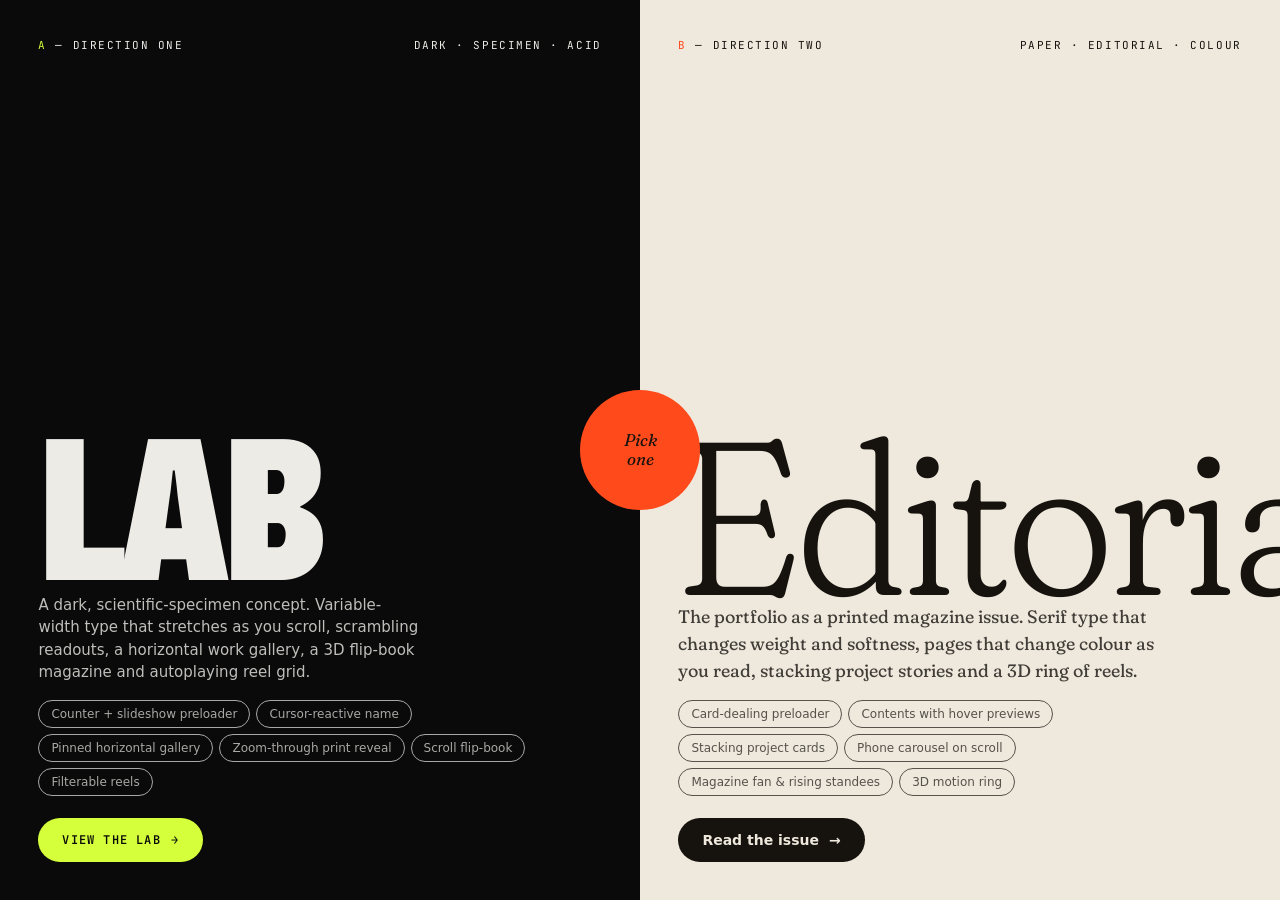
<file: index.html>
<!doctype html>
<html lang="en">
<head>
  <meta charset="utf-8">
  <meta name="viewport" content="width=device-width, initial-scale=1">
  <title>Raju — Choose a Direction</title>
  <meta name="description" content="Two portfolio directions for Raju, graphic and motion designer. Pick one to finalise.">
  <link rel="icon" href="data:image/svg+xml,%3Csvg xmlns='http://www.w3.org/2000/svg' viewBox='0 0 64 64'%3E%3Crect width='32' height='64' fill='%230a0a0b'/%3E%3Crect x='32' width='32' height='64' fill='%23efe9dd'/%3E%3Ccircle cx='32' cy='32' r='14' fill='%23ff4a1c'/%3E%3C/svg%3E">
  <link rel="preconnect" href="https://fonts.googleapis.com">
  <link rel="preconnect" href="https://fonts.gstatic.com" crossorigin>
  <link href="https://fonts.googleapis.com/css2?family=Archivo:wdth,wght@62..125,100..900&family=Fraunces:ital,opsz,wght,SOFT,WONK@0,9..144,300..700,0..100,0..1;1,9..144,300..700,0..100,0..1&family=JetBrains+Mono:wght@400&display=swap" rel="stylesheet">
  <style>
    :root { --ease: cubic-bezier(.19, 1, .22, 1); }
    * { box-sizing: border-box; margin: 0; padding: 0; }
    html, body { height: 100%; background: #0a0a0b; }
    body { display: flex; overflow: hidden; font-family: system-ui, sans-serif; }
    .side { position: relative; flex: 1; display: flex; flex-direction: column; justify-content: space-between; padding: clamp(20px, 3vw, 44px); overflow: hidden; text-decoration: none; transition: flex-grow .9s var(--ease); }
    .side:hover, .side:focus-visible { flex-grow: 1.6; outline: none; }
    .lab { background: #0a0a0b; color: #ecebe6; }
    .ed { background: #efe9dd; color: #16130f; }
    .tag { font-family: "JetBrains Mono", monospace; font-size: 11px; letter-spacing: .14em; text-transform: uppercase; display: flex; justify-content: space-between; gap: 12px; }
    .lab .tag b { color: #d4ff3a; font-weight: 400; }
    .ed .tag b { color: #ff4a1c; font-weight: 400; }
    .name { line-height: .8; white-space: nowrap; transition: transform 1s var(--ease), font-variation-settings 1s var(--ease); }
    .lab .name { font-family: "Archivo", sans-serif; font-weight: 900; text-transform: uppercase; font-size: clamp(80px, 16vw, 300px); letter-spacing: -.03em; font-variation-settings: "wdth" 62; }
    .lab:hover .name { font-variation-settings: "wdth" 125; }
    .ed .name { font-family: "Fraunces", serif; font-size: clamp(90px, 17vw, 320px); font-variation-settings: "opsz" 144, "wght" 300, "SOFT" 100, "WONK" 1; }
    .ed:hover .name { font-variation-settings: "opsz" 144, "wght" 700, "SOFT" 0, "WONK" 1; font-style: italic; }
    .desc { max-width: 40ch; font-size: 15px; line-height: 1.5; opacity: .8; }
    .ed .desc { font-family: "Fraunces", serif; font-size: 18px; font-variation-settings: "opsz" 24, "SOFT" 100; }
    ul { list-style: none; display: flex; flex-wrap: wrap; gap: 6px; margin-top: 16px; max-width: 520px; }
    li { padding: 6px 12px; border-radius: 99px; font-size: 12px; border: 1px solid currentColor; opacity: .7; }
    .go { display: inline-flex; align-items: center; gap: 10px; margin-top: 22px; padding: 14px 24px; border-radius: 99px; font-size: 14px; font-weight: 600; }
    .lab .go { background: #d4ff3a; color: #0a0a0b; font-family: "JetBrains Mono", monospace; text-transform: uppercase; letter-spacing: .1em; font-size: 12px; }
    .ed .go { background: #16130f; color: #efe9dd; }
    .go span { transition: transform .6s var(--ease); }
    .side:hover .go span { transform: translateX(6px); }
    .mid { position: absolute; z-index: 5; left: 50%; top: 50%; transform: translate(-50%, -50%); width: 120px; height: 120px; border-radius: 50%; background: #ff4a1c; color: #16130f; display: grid; place-items: center; text-align: center; font-family: "Fraunces", serif; font-style: italic; font-size: 17px; line-height: 1.1; pointer-events: none; transition: left .9s var(--ease); }
    body:has(.lab:hover) .mid { left: 61.5%; }
    body:has(.ed:hover) .mid { left: 38.5%; }
    @media (max-width: 760px) {
      body { flex-direction: column; overflow: auto; height: auto; }
      .side { min-height: 50svh; flex: none; }
      .side:hover { flex-grow: 0; }
      .mid { display: none; }
    }
  </style>
</head>
<body>
  <a class="side lab" href="lab.html">
    <div class="tag"><span><b>A</b> — Direction one</span><span>Dark · specimen · acid</span></div>
    <div>
      <div class="name">Lab</div>
      <p class="desc">A dark, scientific-specimen concept. Variable-width type that stretches as you scroll, scrambling readouts, a horizontal work gallery, a 3D flip-book magazine and autoplaying reel grid.</p>
      <ul><li>Counter + slideshow preloader</li><li>Cursor-reactive name</li><li>Pinned horizontal gallery</li><li>Zoom-through print reveal</li><li>Scroll flip-book</li><li>Filterable reels</li></ul>
      <span class="go">View the Lab <span>→</span></span>
    </div>
  </a>
  <a class="side ed" href="editorial.html">
    <div class="tag"><span><b>B</b> — Direction two</span><span>Paper · editorial · colour</span></div>
    <div>
      <div class="name">Editorial</div>
      <p class="desc">The portfolio as a printed magazine issue. Serif type that changes weight and softness, pages that change colour as you read, stacking project stories and a 3D ring of reels.</p>
      <ul><li>Card-dealing preloader</li><li>Contents with hover previews</li><li>Stacking project cards</li><li>Phone carousel on scroll</li><li>Magazine fan & rising standees</li><li>3D motion ring</li></ul>
      <span class="go">Read the issue <span>→</span></span>
    </div>
  </a>
  <div class="mid">Pick<br>one</div>
</body>
</html>
</file>
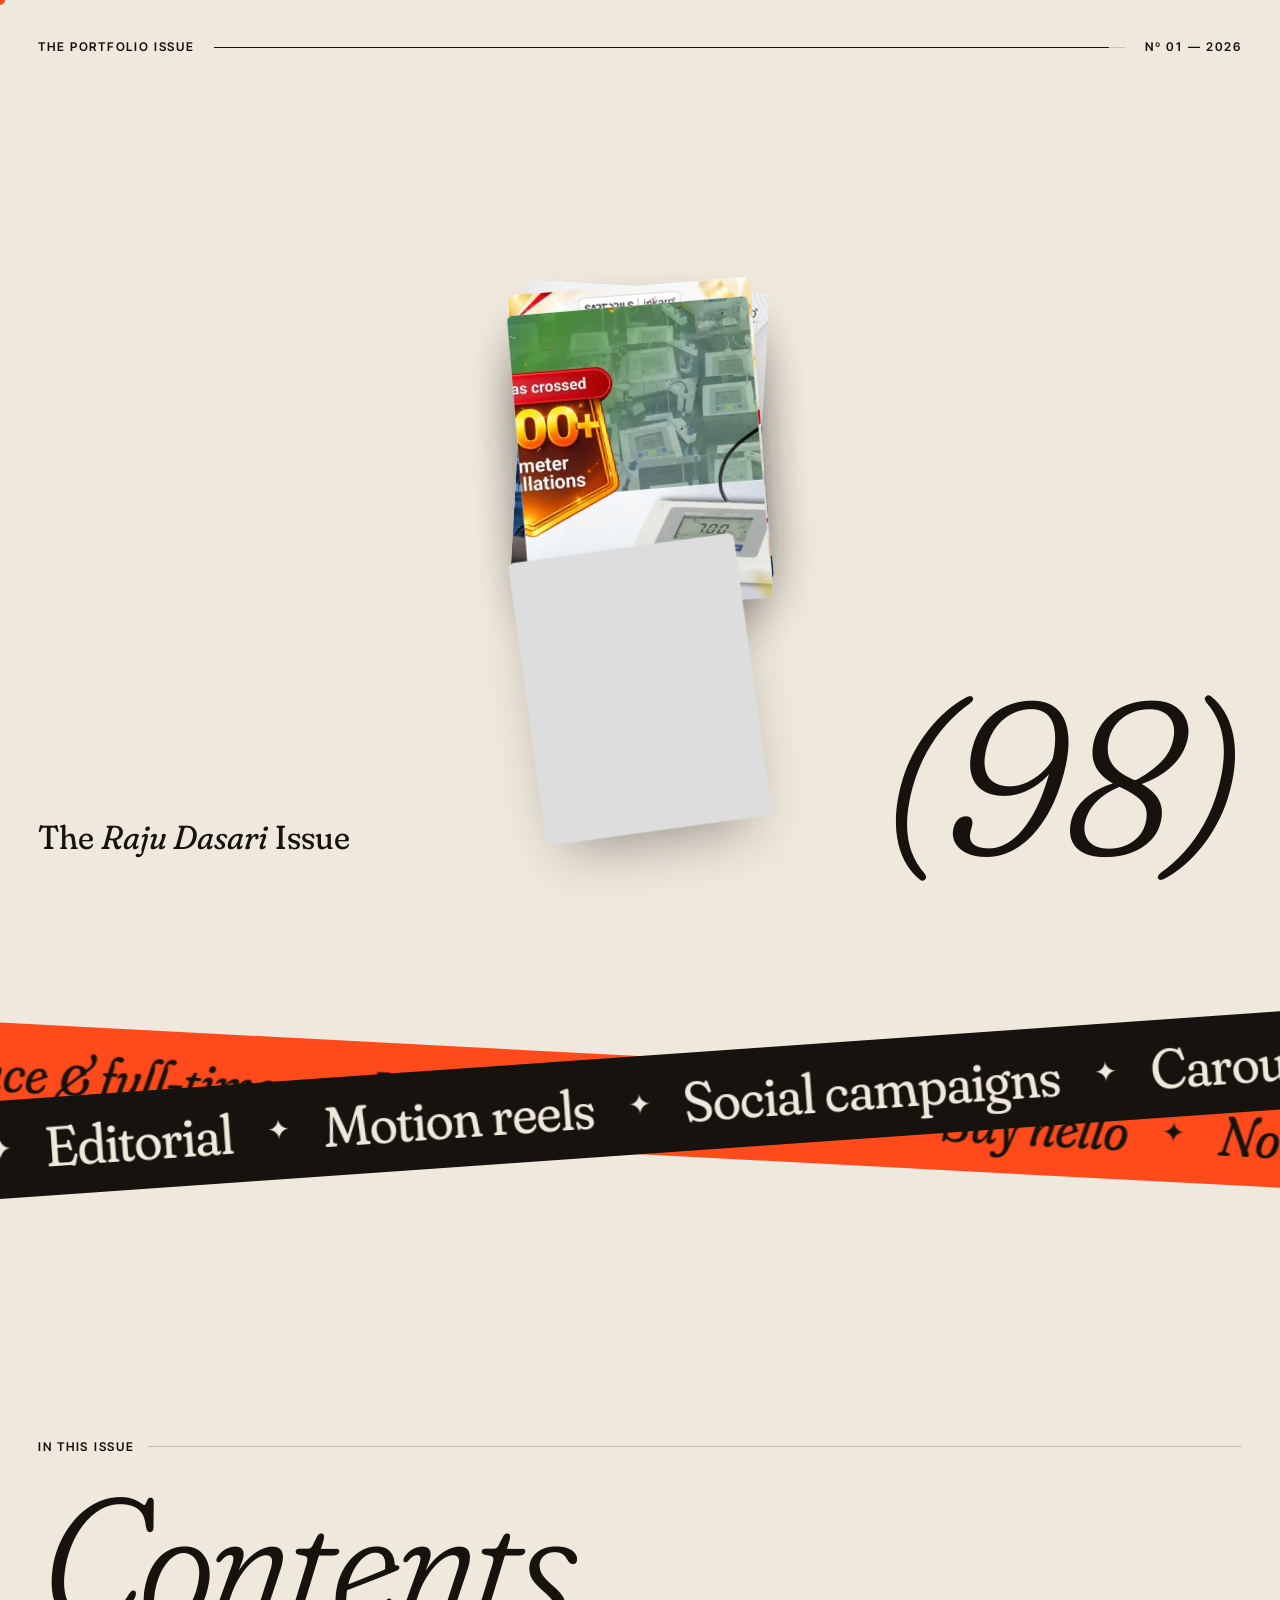
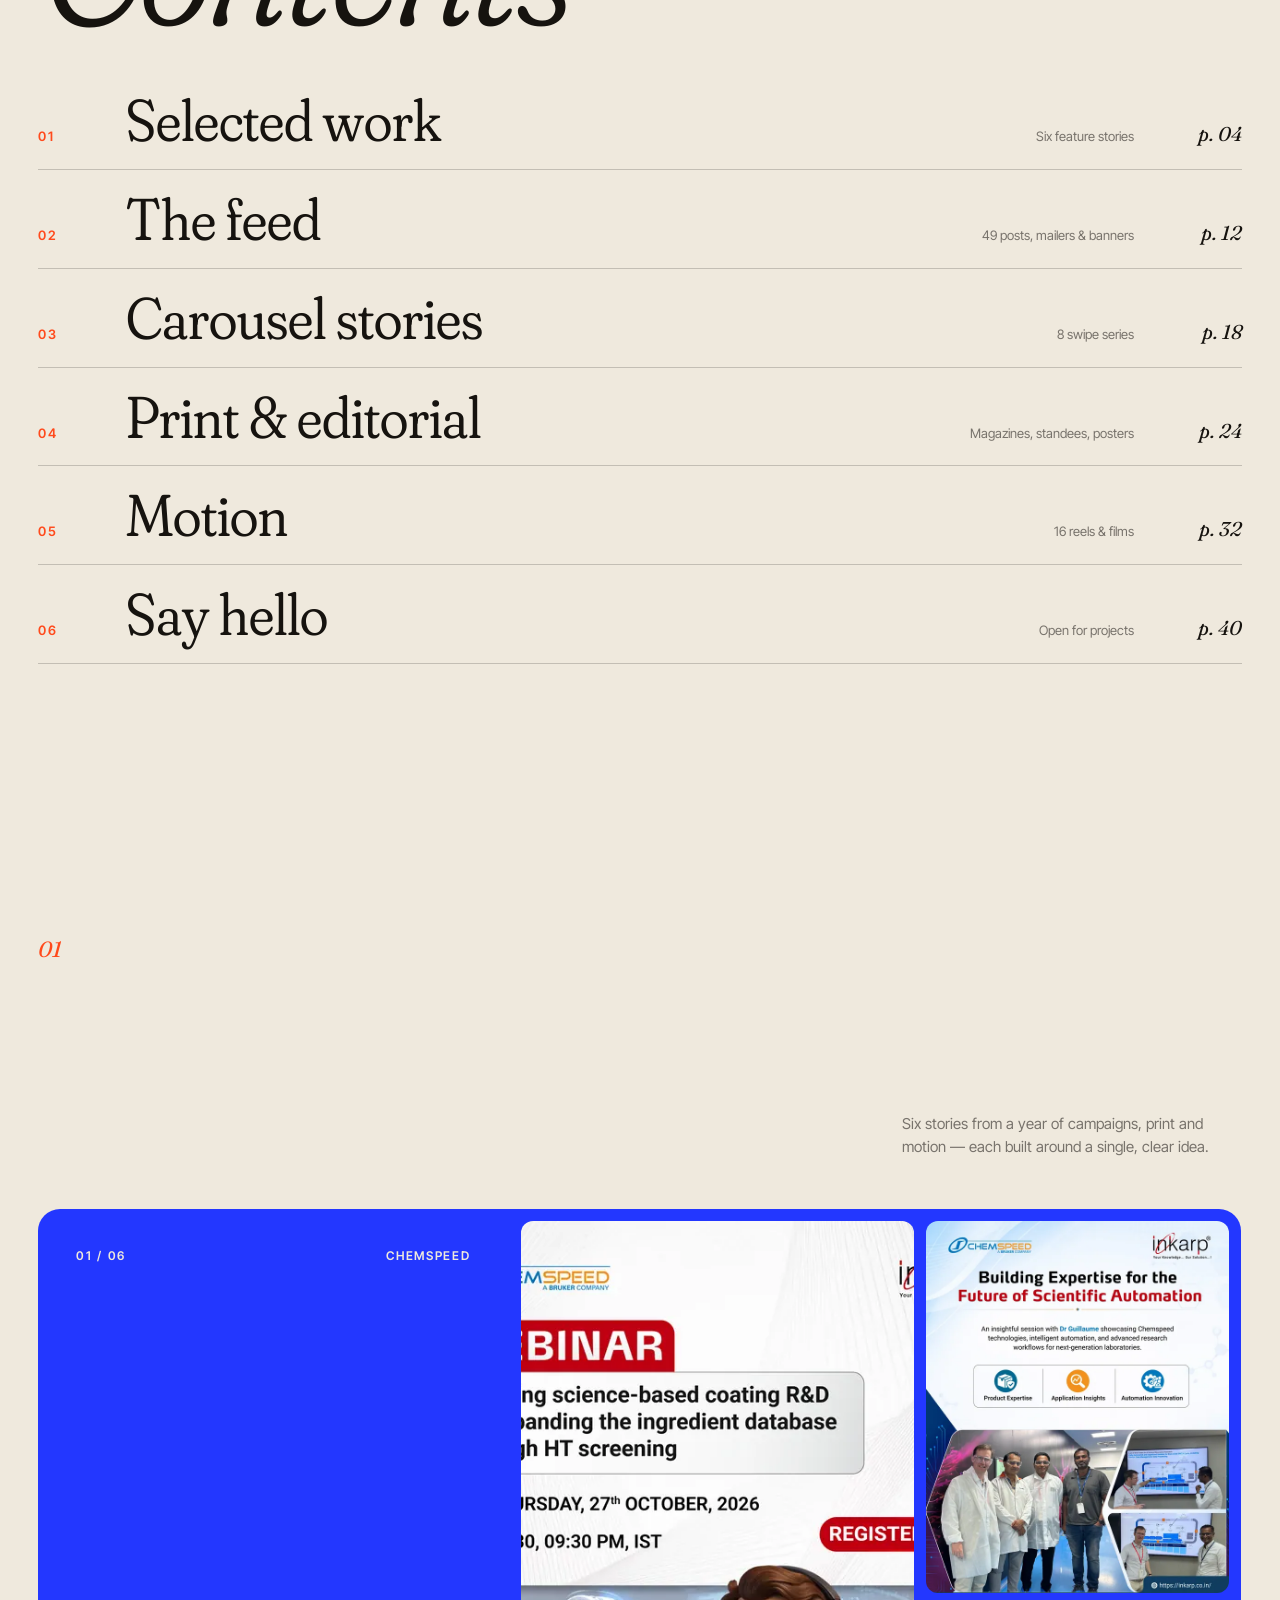
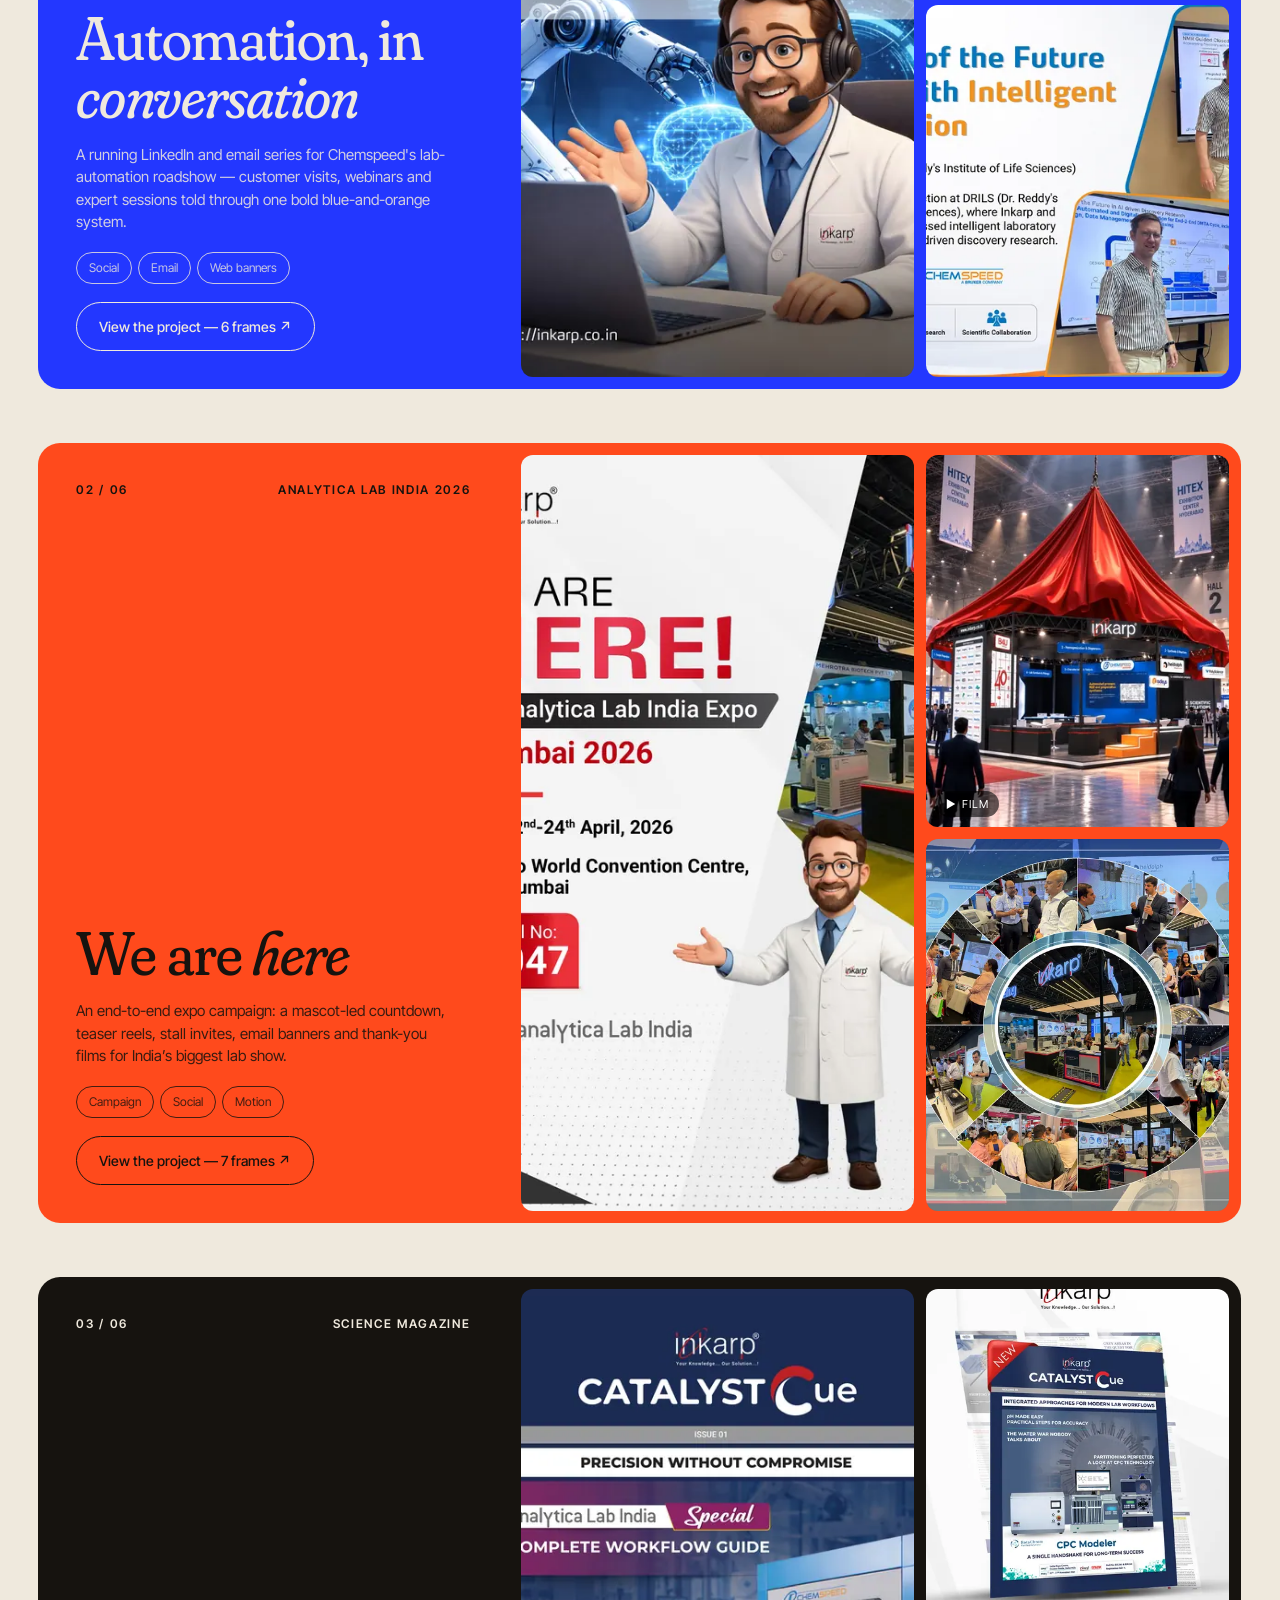
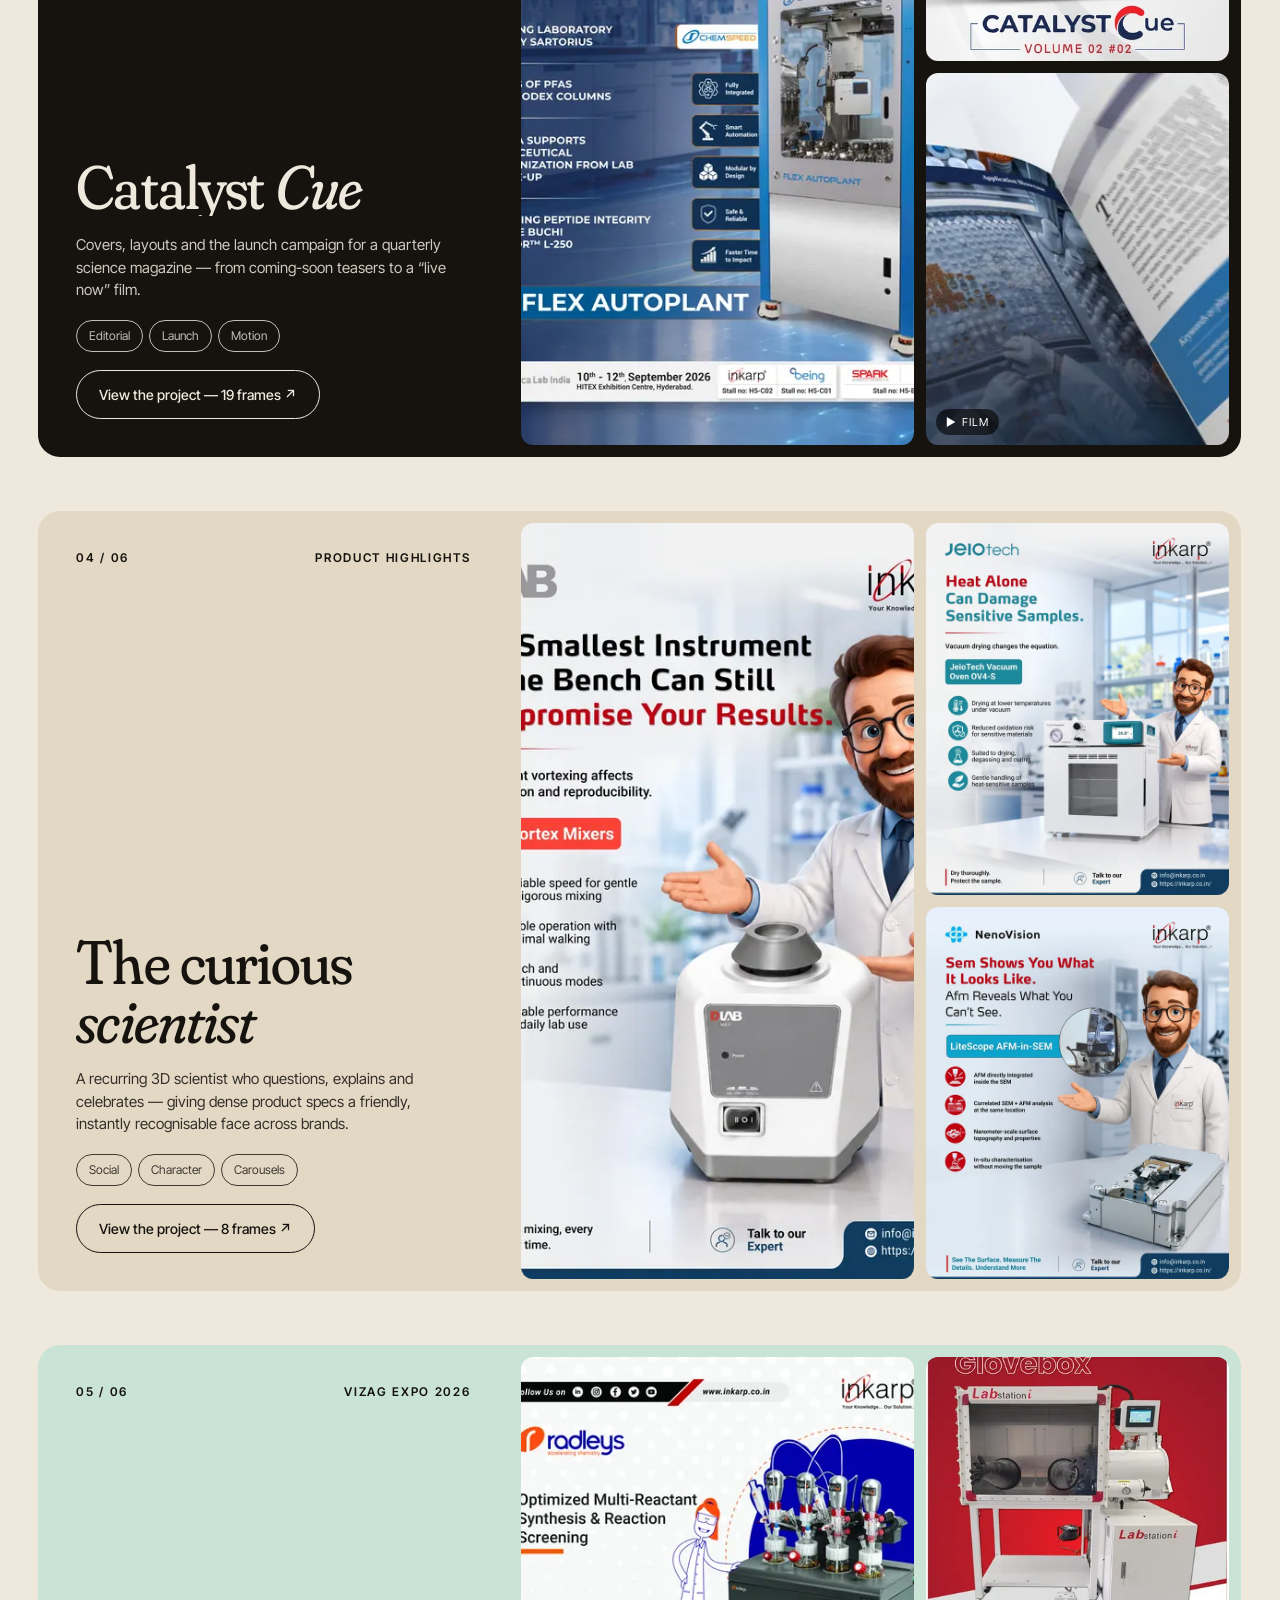
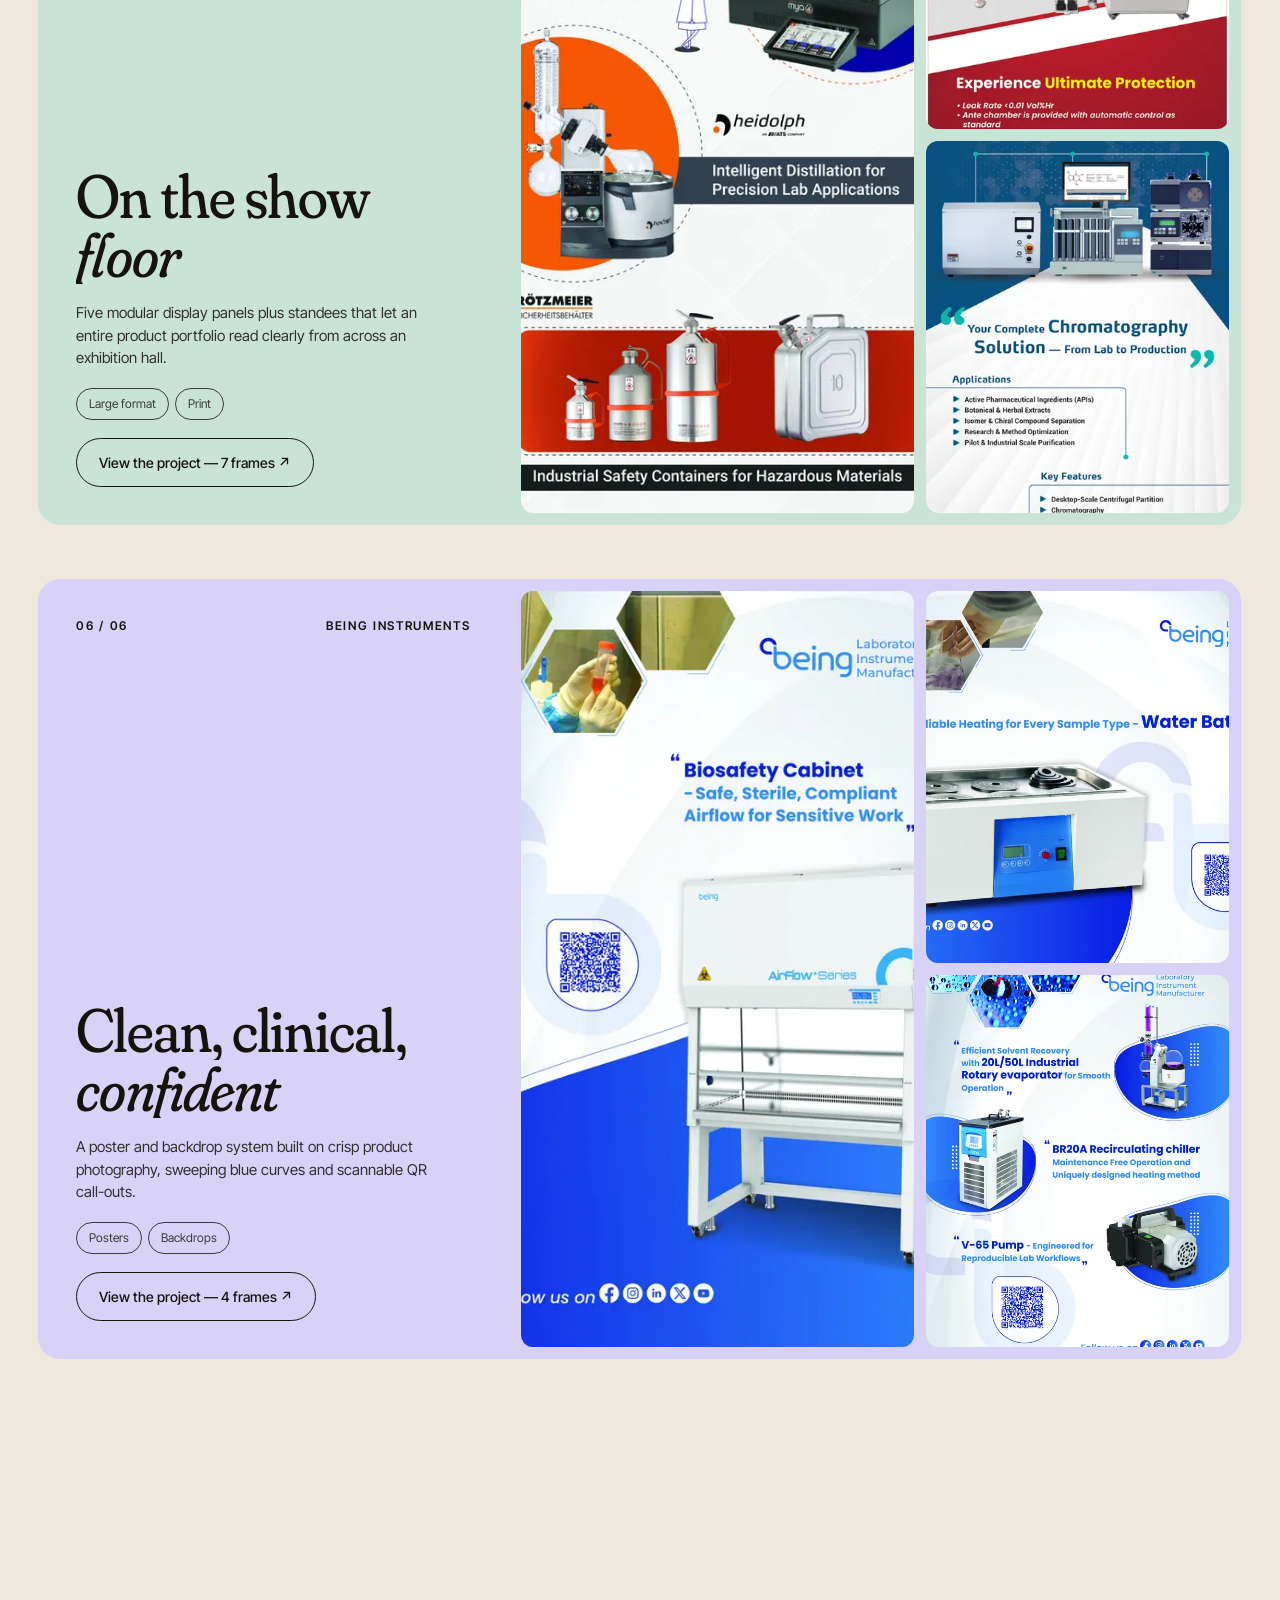
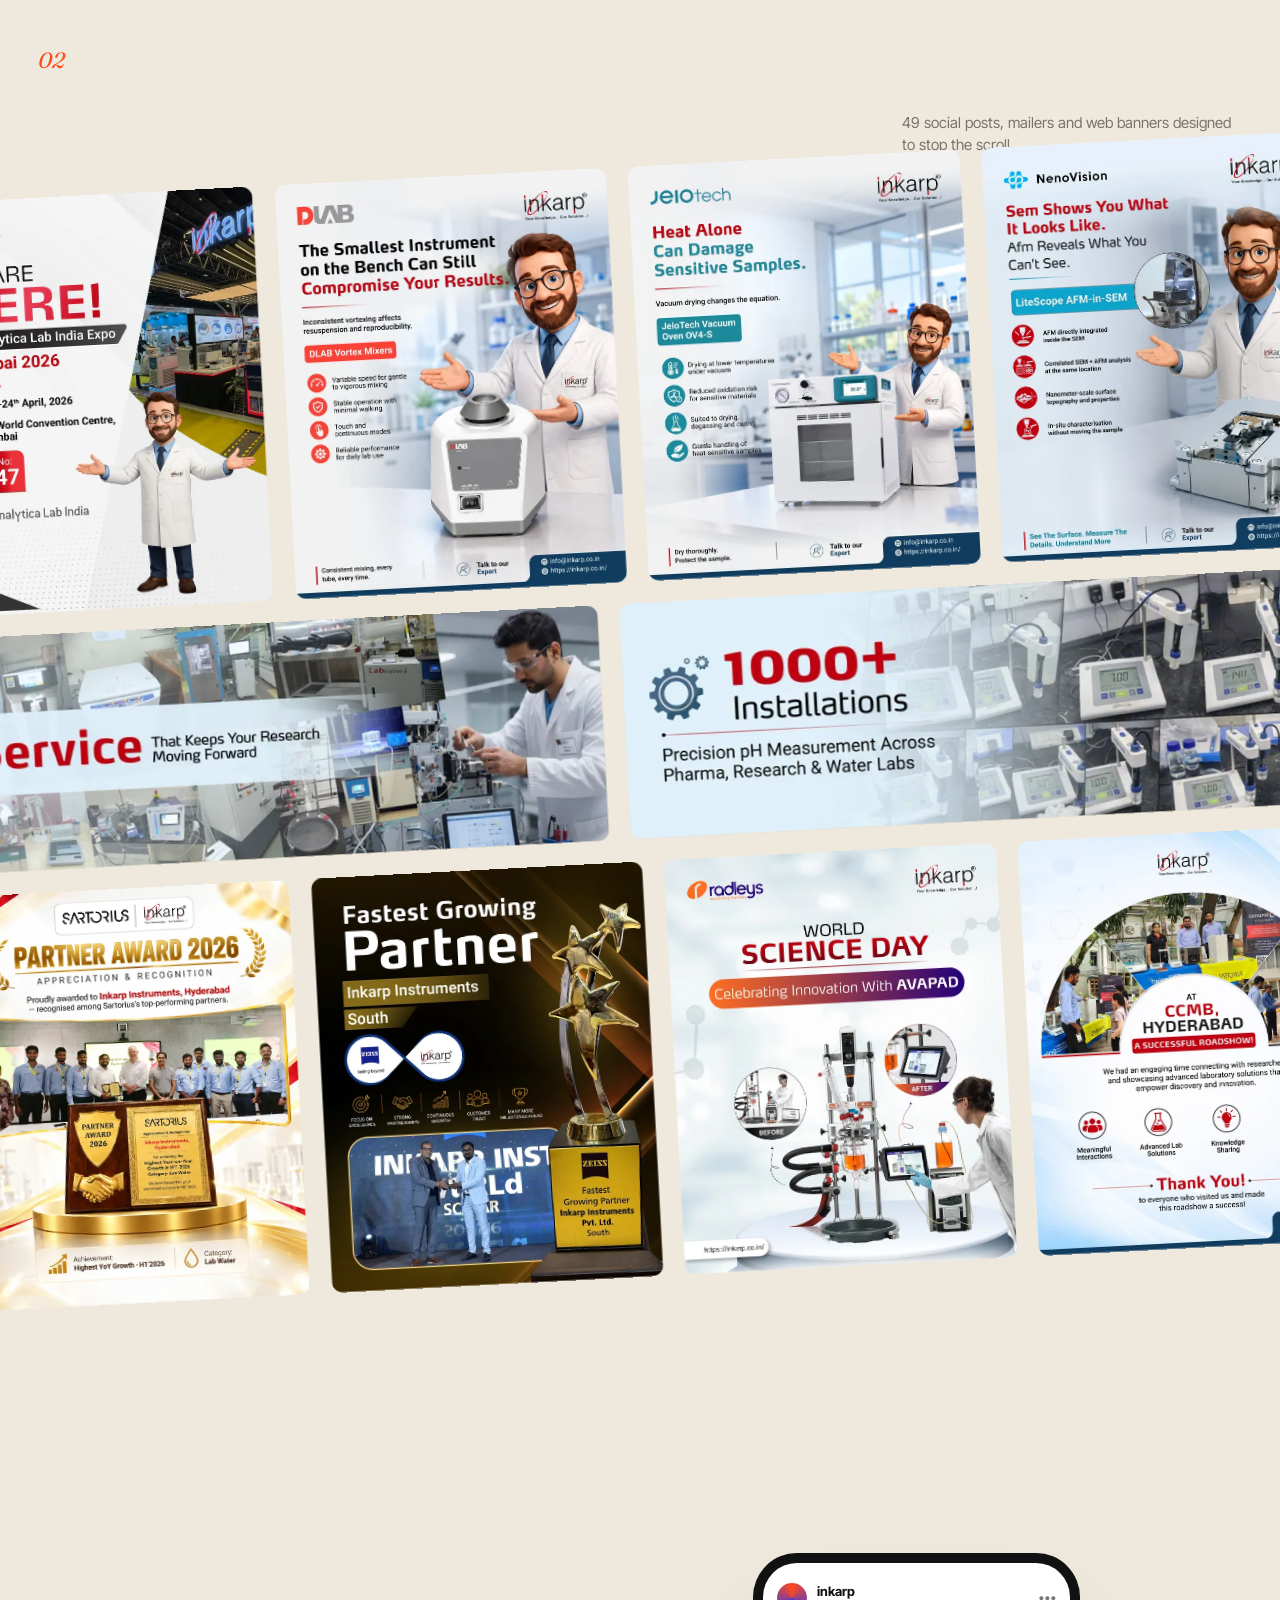
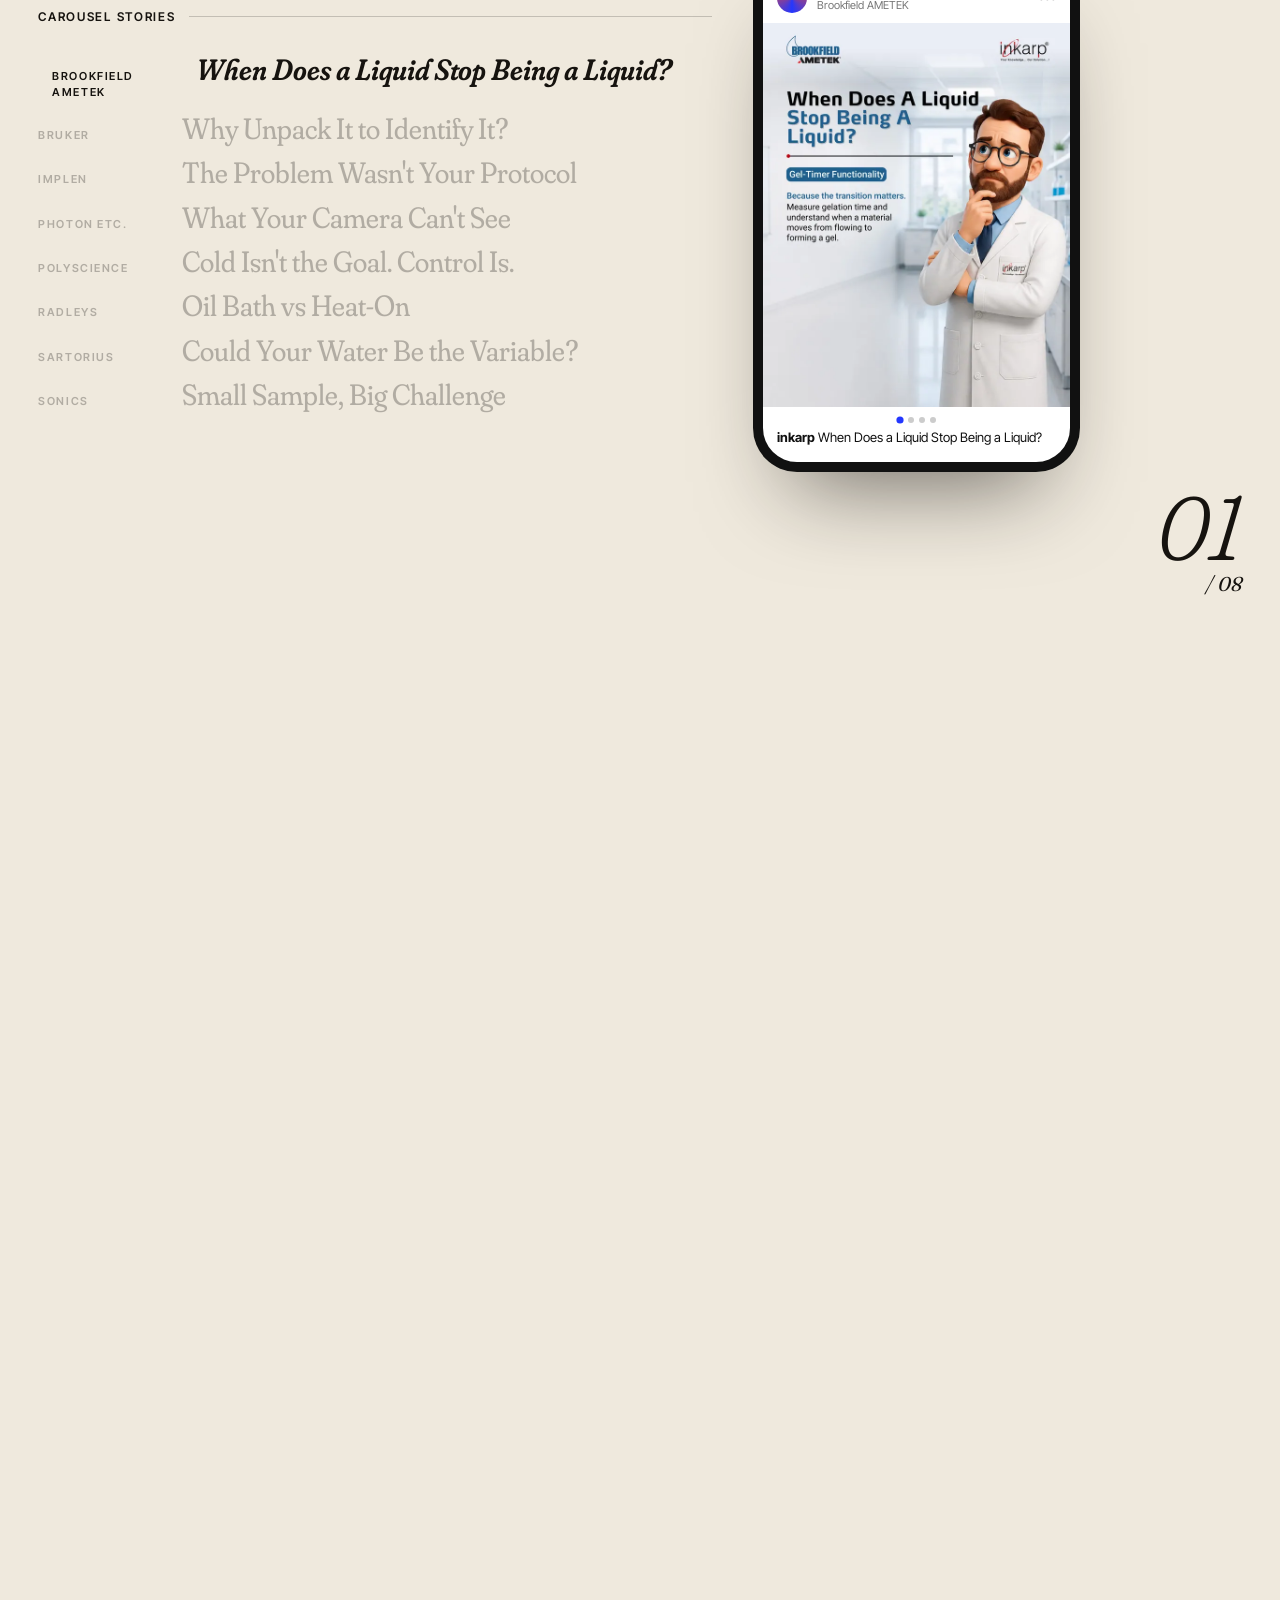
<file: editorial.html>
<!doctype html>
<html lang="en">
<head>
  <meta charset="utf-8">
  <meta name="viewport" content="width=device-width, initial-scale=1">
  <title>Raju Dasari — The Portfolio Issue</title>
  <meta name="description" content="The Raju Dasari Issue: graphic and motion design for leading laboratory brands. Social campaigns, editorial, exhibition graphics and reels.">
  <meta name="theme-color" content="#efe9dd">
  <link rel="icon" href="data:image/svg+xml,%3Csvg xmlns='http://www.w3.org/2000/svg' viewBox='0 0 64 64'%3E%3Crect width='64' height='64' rx='32' fill='%23ff4a1c'/%3E%3Ctext x='50%25' y='58%25' text-anchor='middle' dominant-baseline='middle' font-family='Georgia,serif' font-style='italic' font-size='42' fill='%2316130f'%3ER%3C/text%3E%3C/svg%3E">
  <link rel="preconnect" href="https://fonts.googleapis.com">
  <link rel="preconnect" href="https://fonts.gstatic.com" crossorigin>
  <link href="https://fonts.googleapis.com/css2?family=Fraunces:ital,opsz,wght,SOFT,WONK@0,9..144,100..900,0..100,0..1;1,9..144,100..900,0..100,0..1&family=Inter+Tight:ital,wght@0,300..800;1,300..800&display=swap" rel="stylesheet">
  <link rel="stylesheet" href="assets/vendor/lenis.css">
  <link rel="stylesheet" href="assets/shared/lightbox.css">
  <link rel="stylesheet" href="assets/v2/style.css?v=4">
</head>
<body class="is-loading">

  <!-- ============ PRELOADER ============ -->
  <div class="ld" aria-hidden="true">
    <div class="ld__top"><span>The Portfolio Issue</span><span class="ld__bar"><i></i></span><span>Nº 01 — 2026</span></div>
    <div class="ld__stack"></div>
    <div class="ld__foot">
      <p class="ld__title">The <em data-site="fullName"></em> Issue</p>
      <p class="ld__num"><span class="ld__n">0</span></p>
    </div>
  </div>

  <div class="cur" aria-hidden="true"><span class="cur__dot"></span><span class="cur__lbl"></span></div>

  <!-- ============ MASTHEAD ============ -->
  <header class="mast">
    <a href="#top" class="mast__logo"><em data-site="fullName"></em><sup>®</sup></a>
    <p class="mast__mid"><span>The Portfolio Issue</span><span class="sep">—</span><span>Nº 01</span><span class="sep">—</span><span data-clock>--:--</span></p>
    <button class="mast__menu" aria-expanded="false" aria-controls="menu"><span class="mast__menu-t">Contents</span><span class="mast__burger"><i></i><i></i></span></button>
  </header>

  <!-- ============ MENU OVERLAY ============ -->
  <div class="menu" id="menu" aria-hidden="true">
    <nav class="menu__nav" aria-label="Sections">
      <a href="#work" data-menu-img="0"><span class="menu__n">01</span><span class="menu__t">Selected work</span></a>
      <a href="#feed" data-menu-img="1"><span class="menu__n">02</span><span class="menu__t">The feed</span></a>
      <a href="#print" data-menu-img="2"><span class="menu__n">03</span><span class="menu__t">Print &amp; editorial</span></a>
      <a href="#motion" data-menu-img="3"><span class="menu__n">04</span><span class="menu__t">Motion</span></a>
      <a href="#contact" data-menu-img="4"><span class="menu__n">05</span><span class="menu__t">Say hello</span></a>
    </nav>
    <div class="menu__side"><div class="menu__img"></div><p class="menu__note"><span data-site="role"></span><br><span data-site="location"></span></p></div>
  </div>

  <main id="top">
    <!-- ============ HERO ============ -->
    <section class="hero" data-theme="paper">
      <div class="hero__rules">
        <span>Vol. 2026</span><span data-site="role"></span><span data-site="location"></span><span>Issue Nº 01</span>
      </div>
      <div class="hero__collage" aria-hidden="true"></div>
      <h1 class="hero__name" aria-label="Raju Dasari"><span class="fit-in"><span class="hn hn--first" data-site="name"></span><span class="hn hn--last"><span class="hn__word" data-site="surname"></span><svg class="hn__swash" viewBox="0 0 300 30" preserveAspectRatio="none" aria-hidden="true"><path d="M4 20 C 60 6, 110 28, 160 16 S 250 8, 296 18"/></svg></span></span></h1>
      <p class="hero__tag">
        <span class="hero__tag-l">makes</span>
        <span class="rot" aria-live="polite"><span class="rot__in"><em>science</em><em>instruments</em><em>expos</em><em>magazines</em><em>reels</em></span></span>
        <span class="hero__tag-l">look irresistible.</span>
      </p>
      <div class="hero__foot">
        <p class="hero__intro" data-site="intro"></p>
        <a href="#contact" class="badge" aria-label="Available for work — get in touch">
          <svg viewBox="0 0 200 200" class="badge__ring"><defs><path id="circ" d="M100,100 m-78,0 a78,78 0 1,1 156,0 a78,78 0 1,1 -156,0"/></defs>
            <text><textPath href="#circ">Available for new work ✦ Say hello ✦ Available for new work ✦ Say hello ✦</textPath></text></svg>
          <span class="badge__arrow">↘</span>
        </a>
      </div>
    </section>

    <!-- ============ CROSSING BANDS ============ -->
    <section class="bands" data-theme="paper" aria-label="Disciplines">
      <div class="band band--a"><div class="band__in"></div></div>
      <div class="band band--b"><div class="band__in"></div></div>
    </section>

    <!-- ============ CONTENTS ============ -->
    <section class="toc" data-theme="paper">
      <div class="kicker"><span>In this issue</span><span class="kicker__line"></span></div>
      <h2 class="toc__title" data-lines>Contents</h2>
      <ol class="toc__list"></ol>
      <div class="toc__peek" aria-hidden="true"><img alt=""></div>
    </section>

    <!-- ============ SELECTED WORK — STACKING ============ -->
    <section class="work" id="work" data-theme="paper">
      <div class="sechead">
        <span class="sechead__n">01</span>
        <h2 class="sechead__t" data-morph>Selected <em>work</em></h2>
        <p class="sechead__p">Six stories from a year of campaigns, print and motion — each built around a single, clear idea.</p>
      </div>
      <div class="stack"></div>
    </section>

    <!-- ============ THE FEED — FILM STRIPS ============ -->
    <section class="feed" id="feed" data-theme="paper">
      <div class="sechead">
        <span class="sechead__n">02</span>
        <h2 class="sechead__t" data-morph>The <em>feed</em></h2>
        <p class="sechead__p"><span class="feed__count">0</span> social posts, mailers and web banners designed to stop the scroll.</p>
      </div>
      <div class="strips">
        <div class="strip" data-speed="-1"><div class="strip__in"></div></div>
        <div class="strip strip--wide" data-speed="1"><div class="strip__in"></div></div>
        <div class="strip" data-speed="-0.7"><div class="strip__in"></div></div>
      </div>
    </section>

    <!-- ============ CAROUSELS — PHONE ============ -->
    <section class="swipe" data-theme="sand">
      <div class="swipe__pin">
        <div class="swipe__left">
          <div class="kicker"><span>Carousel stories</span><span class="kicker__line"></span></div>
          <ol class="swipe__list"></ol>
        </div>
        <div class="phone">
          <div class="phone__frame">
            <div class="phone__bar"><span class="phone__avatar"></span><span class="phone__who"><b>inkarp</b><small class="phone__client"></small></span><span class="phone__dots">•••</span></div>
            <div class="phone__screen"><div class="phone__track"></div></div>
            <div class="phone__pager"></div>
            <div class="phone__caption"><b>inkarp</b> <span class="phone__cap"></span></div>
          </div>
        </div>
        <div class="swipe__count"><span class="swipe__i">01</span><span class="swipe__of">/ 08</span></div>
      </div>
    </section>

    <!-- ============ PRINT ============ -->
    <section class="print" id="print" data-theme="paper">
      <div class="sechead">
        <span class="sechead__n">03</span>
        <h2 class="sechead__t" data-morph>Print &amp; <em>editorial</em></h2>
        <p class="sechead__p">Magazines, diaries, flyers, standees and backdrops — design that has to work at arm's length and from across a hall.</p>
      </div>
      <div class="fan">
        <div class="fan__pin">
          <div class="fan__text">
            <p class="fan__k">Catalyst Cue — Vol. 03</p>
            <p class="fan__t">Sixty-four pages of <em>science</em>, set to read like a story.</p>
            <button class="pill-btn fan__open">Open the magazine ↗</button>
          </div>
          <div class="fan__deck"></div>
        </div>
      </div>
      <div class="floor">
        <div class="floor__head"><h3 class="floor__t" data-lines>On the show <em>floor</em></h3><p>Vizag Expo 2026 · standees · display panels</p></div>
        <div class="floor__stage"><div class="floor__row"></div><div class="floor__ground"></div></div>
      </div>
      <div class="spreads"></div>
    </section>

    <!-- ============ MOTION — RING ============ -->
    <section class="motion" id="motion" data-theme="ink">
      <div class="motion__pin">
        <div class="motion__head">
          <span class="sechead__n">04</span>
          <h2 class="motion__t" aria-label="Motion"><span data-wave>Motion</span></h2>
        </div>
        <div class="ring-wrap"><div class="ring"></div></div>
        <div class="motion__now">
          <p class="motion__sub"></p>
          <p class="motion__title"></p>
          <p class="motion__client"></p>
          <button class="pill-btn pill-btn--light motion__play">Play with sound ▶</button>
        </div>
        <p class="motion__hint">Scroll to spin · click a frame to play</p>
      </div>
    </section>

    <!-- ============ CLIENTS ============ -->
    <section class="clients" data-theme="paper">
      <div class="kicker"><span>In good company</span><span class="kicker__line"></span></div>
      <div class="cmarq"><div class="cmarq__row"><div class="cmarq__in"></div></div><div class="cmarq__row cmarq__row--rev"><div class="cmarq__in"></div></div></div>
      <div class="services"></div>
    </section>
  </main>

  <!-- ============ CONTACT ============ -->
  <footer class="contact" id="contact" data-theme="paper">
    <div class="kicker"><span>05 — Say hello</span><span class="kicker__line"></span></div>
    <h2 class="contact__t" aria-label="Let's make something remarkable together.">
      <span class="cl">Let's make</span>
      <span class="cl">something <em>remarkable</em></span>
      <span class="cl">together.</span>
    </h2>
    <div class="contact__grid">
      <a class="contact__mail" data-site-href="mailto" data-cur="Write"><span data-site="email"></span><span class="contact__arrow">↗</span></a>
      <button class="pill-btn pill-btn--light contact__copy">Copy email</button>
    </div>
    <div class="contact__foot">
      <div><span class="k">Phone</span><a data-site-href="tel"><span data-site="phone"></span></a></div>
      <div><span class="k">Studio time</span><span data-clock>--:--</span></div>
      <div><span class="k">Follow</span><span class="socials"></span></div>
      <div><span class="k">Colophon</span>Set in Fraunces &amp; Inter Tight</div>
      <a href="#top" class="contact__top">Back to the cover ↑</a>
    </div>
    <p class="contact__sign">© 2026 <span data-site="fullName"></span> — all work shown was created for its respective brands.</p>
  </footer>

  <script src="assets/config.js?v=4"></script>
  <script src="assets/data.js?v=4"></script>
  <script src="assets/vendor/gsap.min.js"></script>
  <script src="assets/vendor/ScrollTrigger.min.js"></script>
  <script src="assets/vendor/SplitText.min.js"></script>
  <script src="assets/vendor/lenis.min.js"></script>
  <script src="assets/shared/lightbox.js"></script>
  <script src="assets/v2/main.js?v=4"></script>
</body>
</html>
</file>
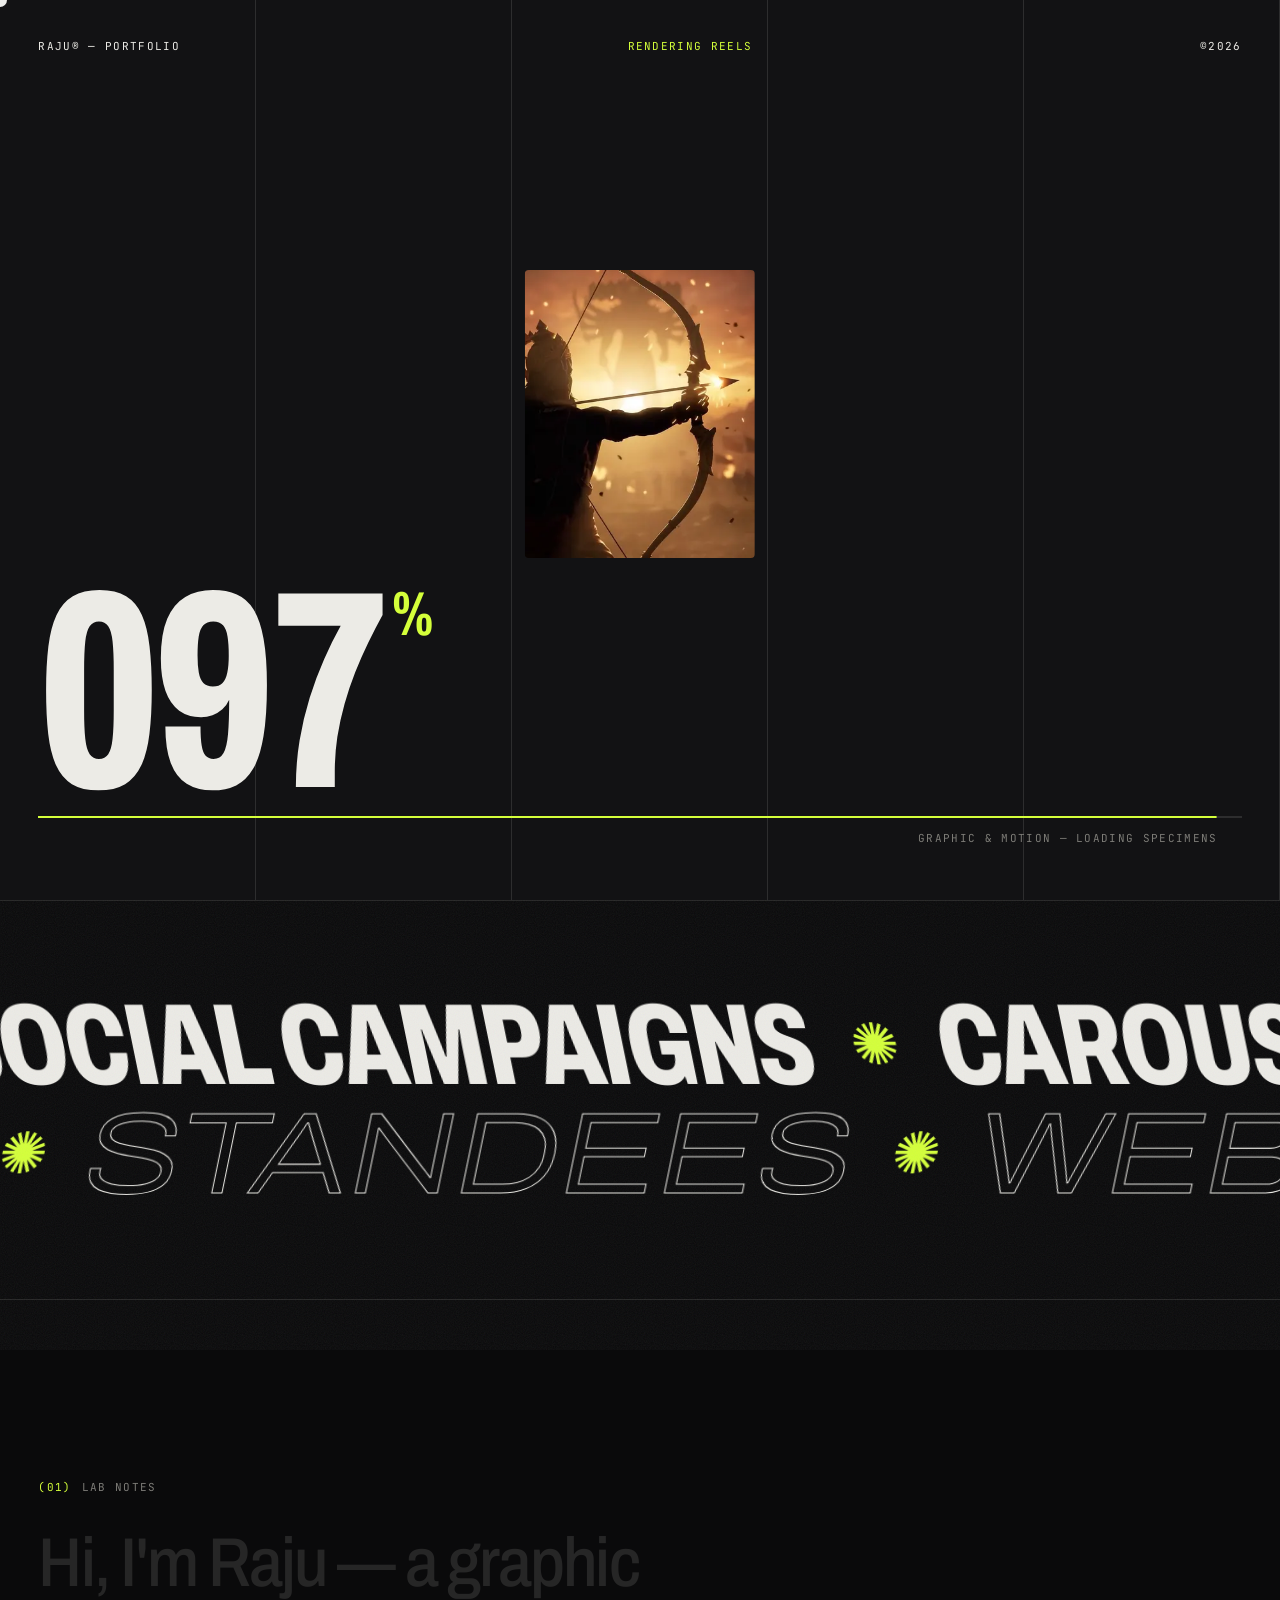
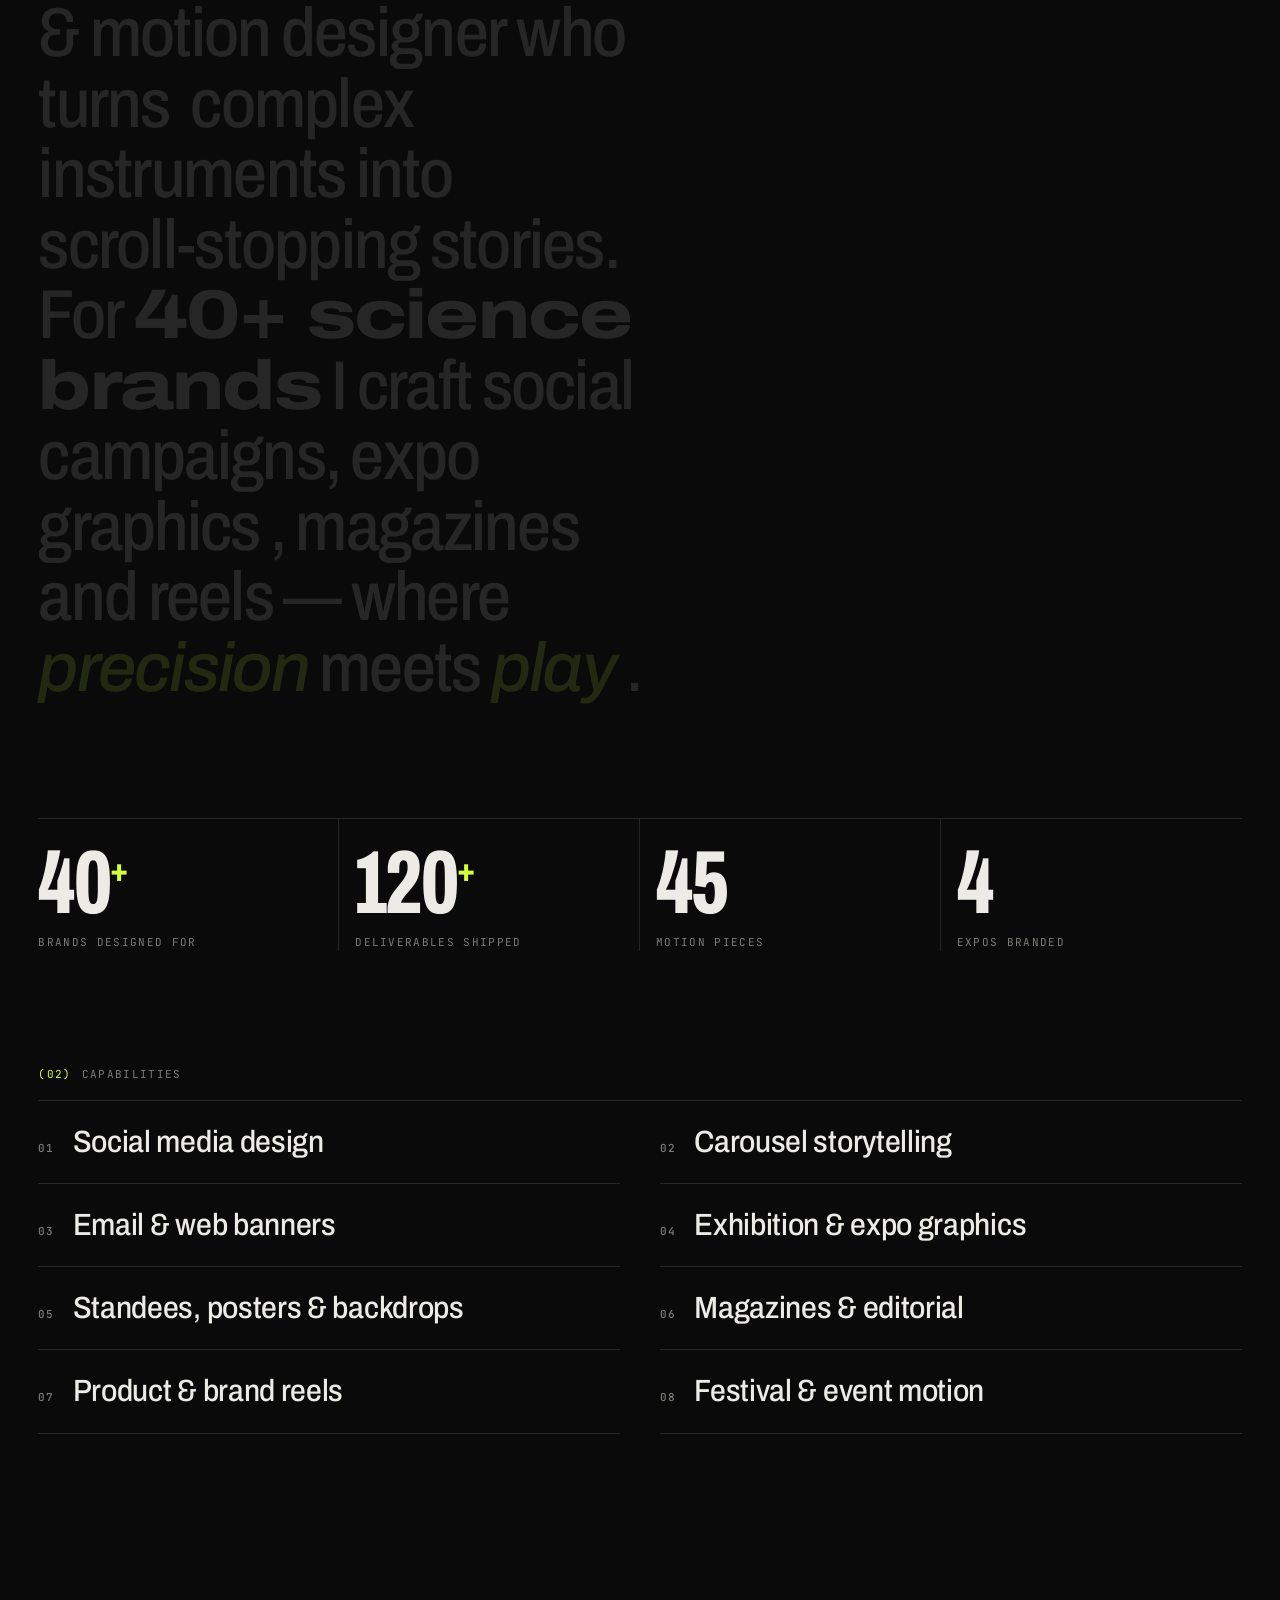
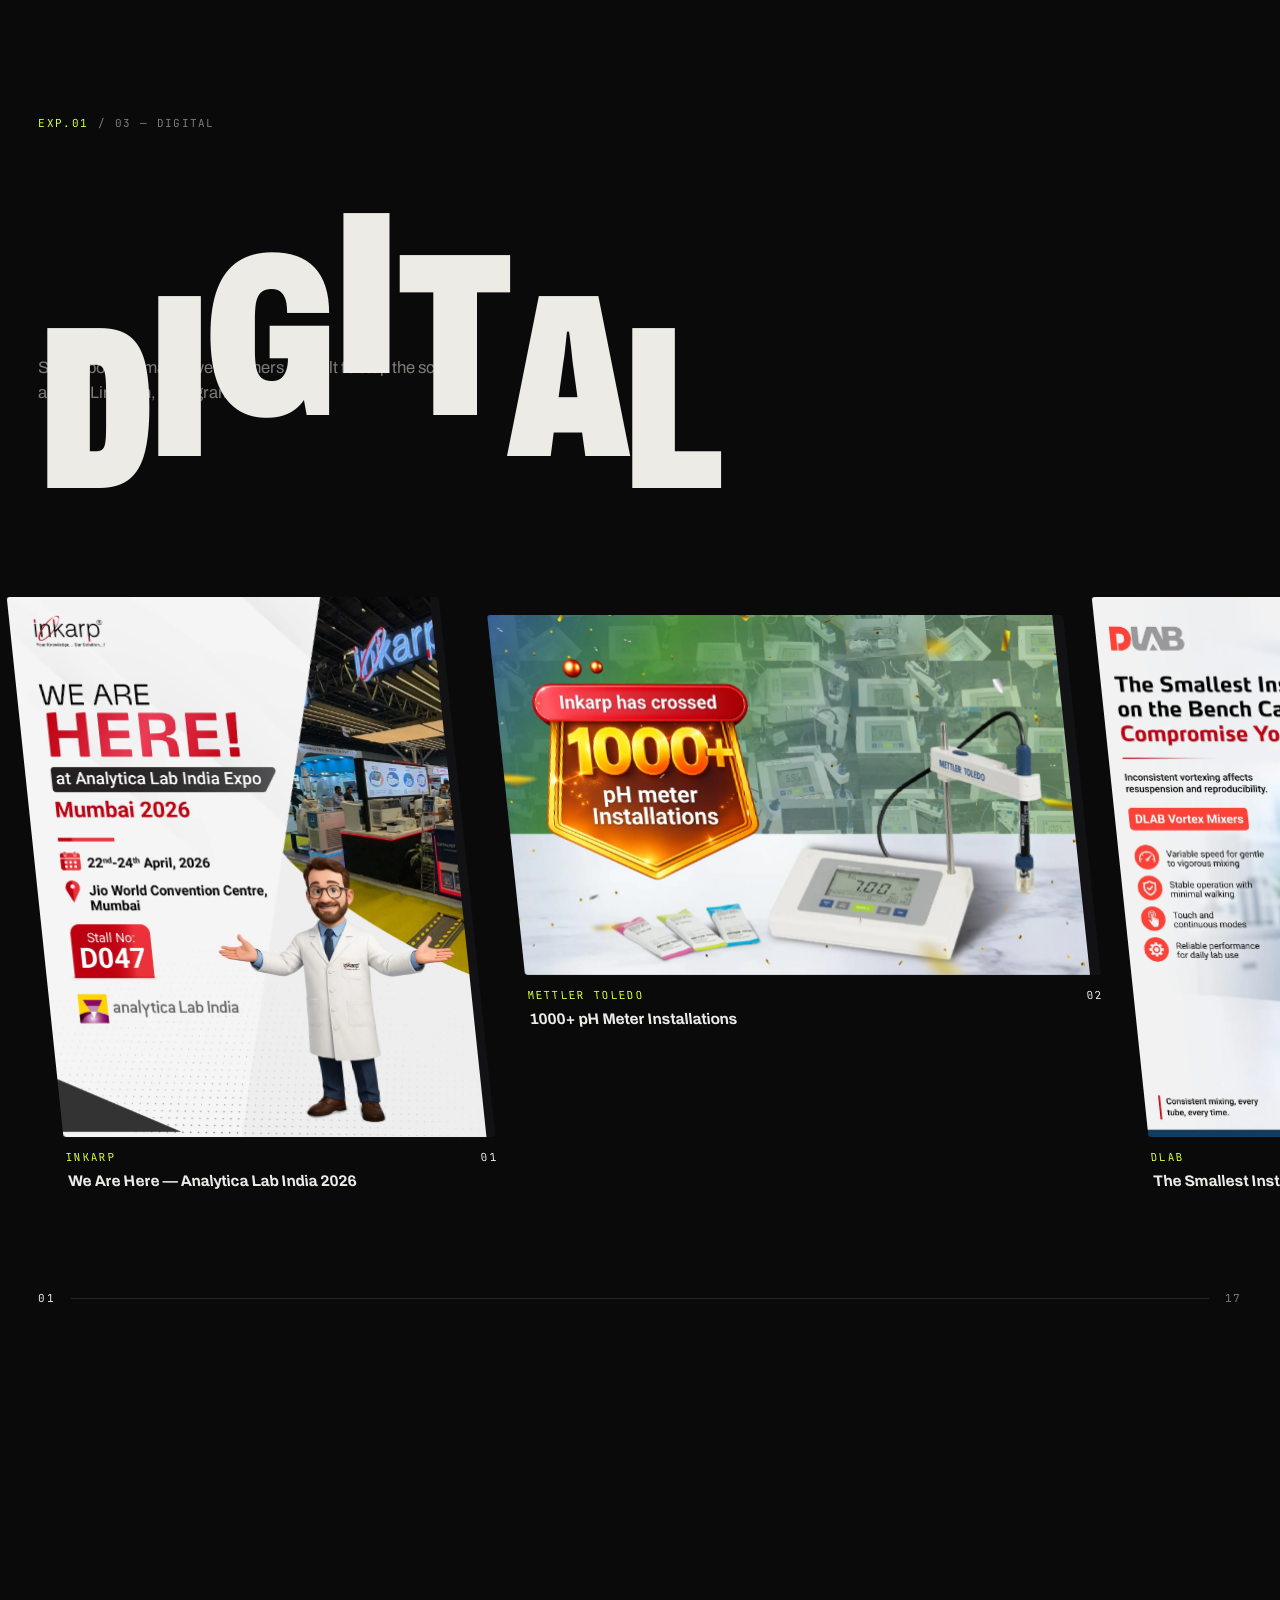
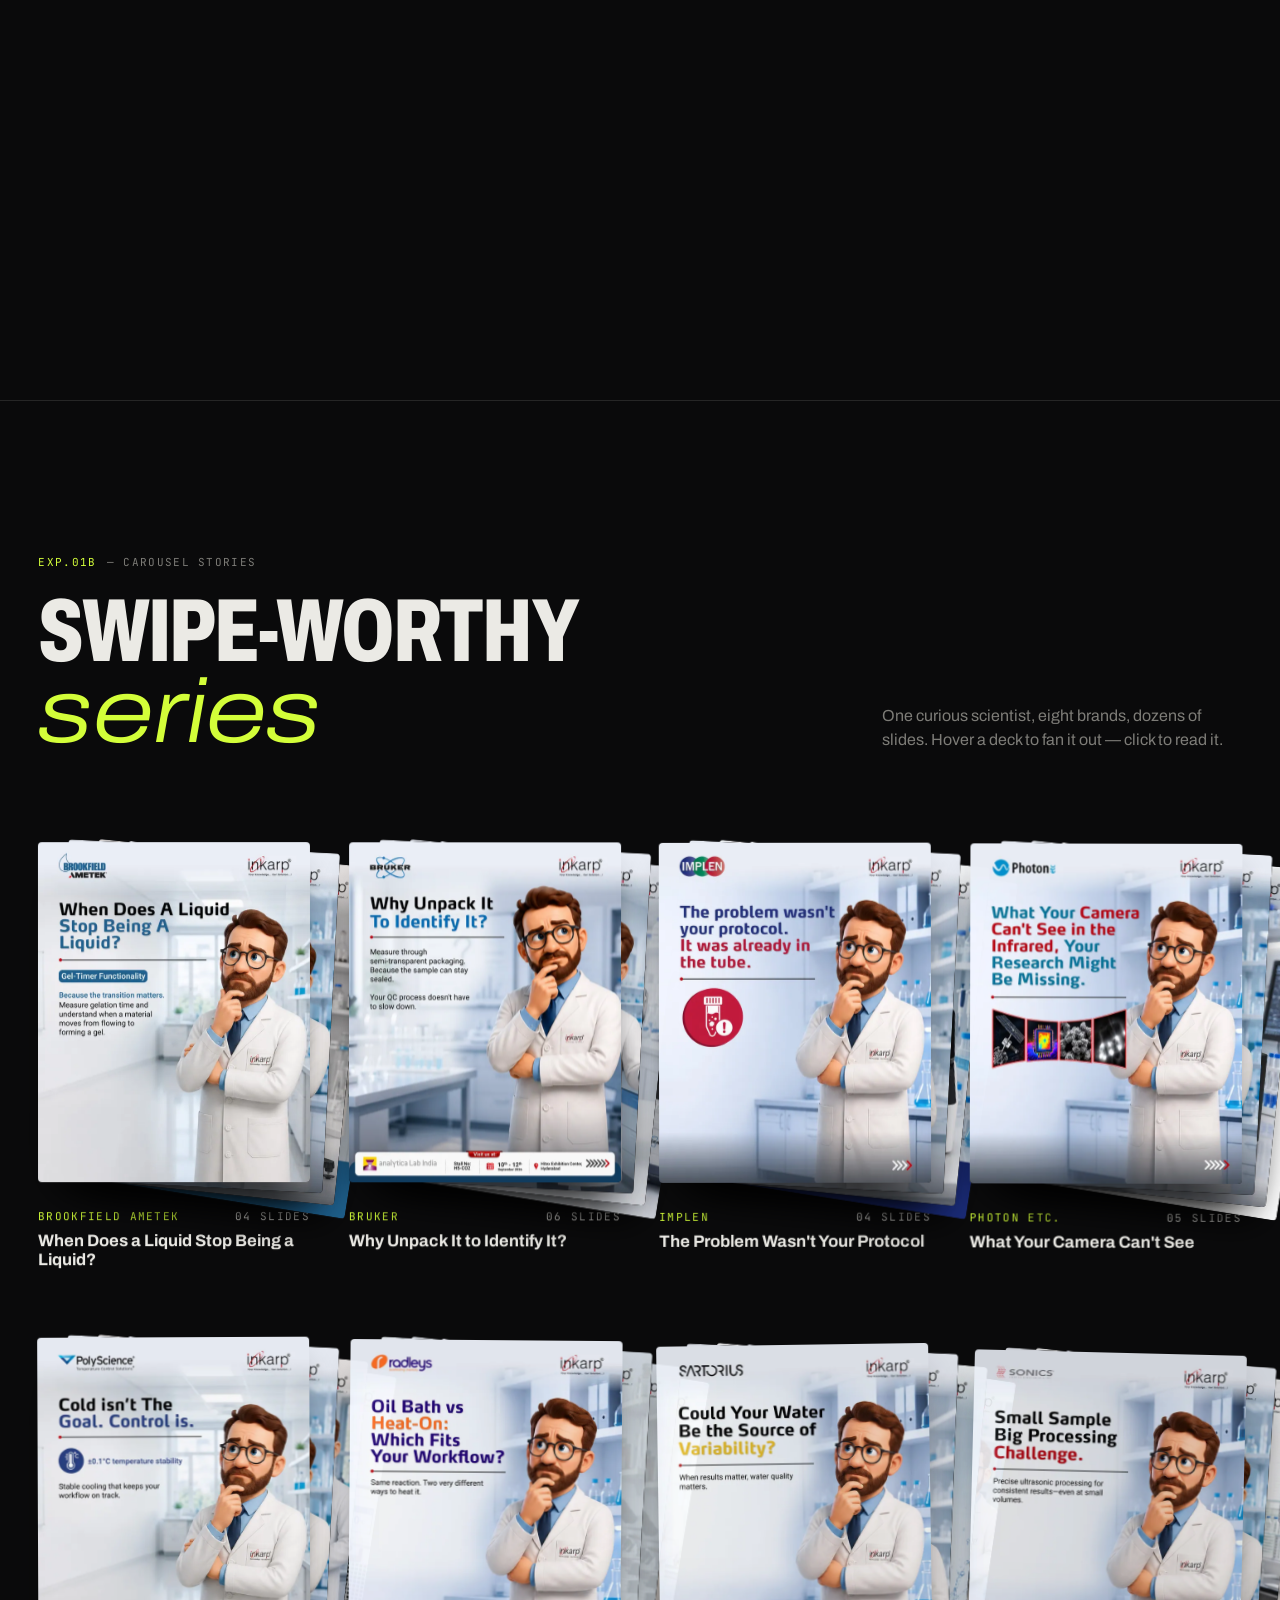
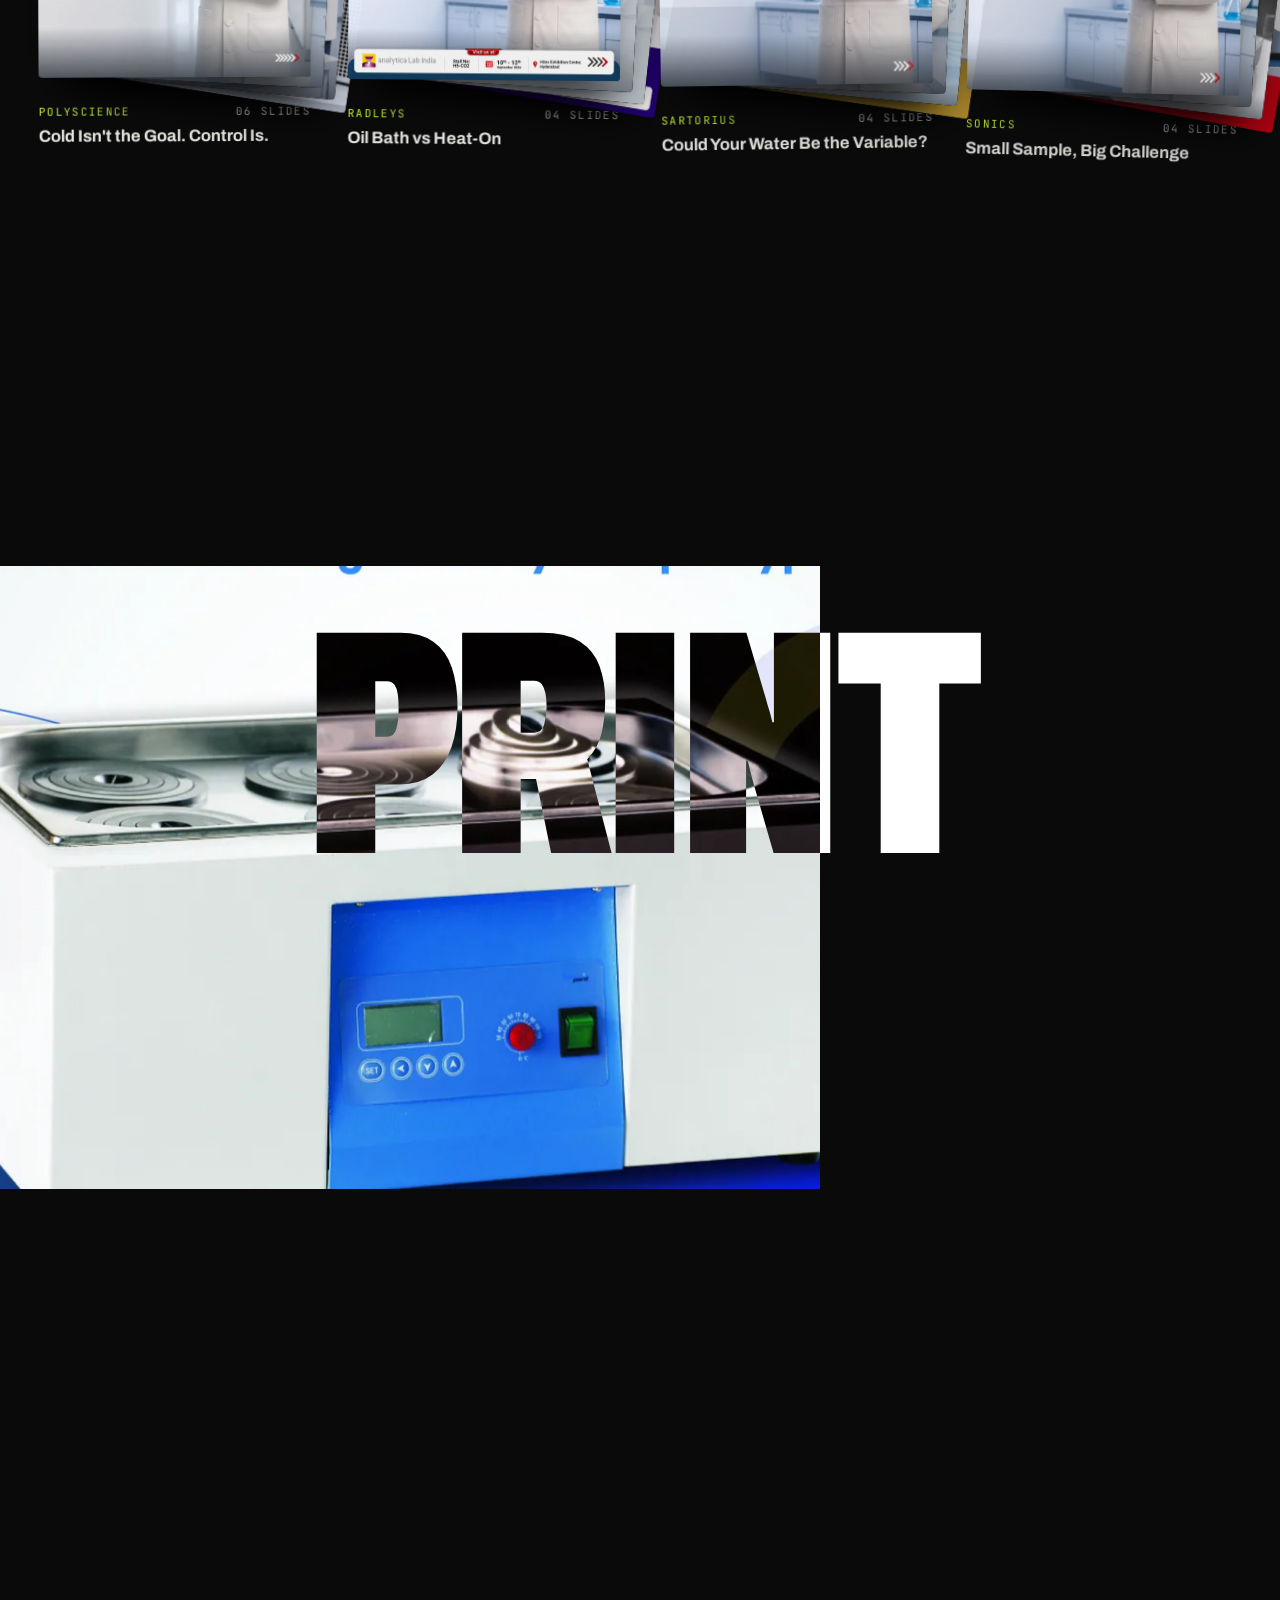
<file: lab.html>
<!doctype html>
<html lang="en">
<head>
  <meta charset="utf-8">
  <meta name="viewport" content="width=device-width, initial-scale=1">
  <title>Raju — Graphic & Motion Designer</title>
  <meta name="description" content="Portfolio of Raju, graphic and motion designer creating social campaigns, expo graphics, editorial and motion reels for leading laboratory brands.">
  <meta name="theme-color" content="#0a0a0b">
  <link rel="icon" href="data:image/svg+xml,%3Csvg xmlns='http://www.w3.org/2000/svg' viewBox='0 0 64 64'%3E%3Crect width='64' height='64' rx='14' fill='%230a0a0b'/%3E%3Ctext x='50%25' y='56%25' text-anchor='middle' dominant-baseline='middle' font-family='Arial Black,Arial' font-weight='900' font-size='40' fill='%23d4ff3a'%3ER%3C/text%3E%3C/svg%3E">
  <link rel="preconnect" href="https://fonts.googleapis.com">
  <link rel="preconnect" href="https://fonts.gstatic.com" crossorigin>
  <link href="https://fonts.googleapis.com/css2?family=Archivo:ital,wdth,wght@0,62..125,100..900;1,62..125,100..900&family=JetBrains+Mono:wght@400;500&display=swap" rel="stylesheet">
  <link rel="stylesheet" href="assets/vendor/lenis.css">
  <link rel="stylesheet" href="assets/shared/lightbox.css">
  <link rel="stylesheet" href="assets/v1/style.css">
</head>
<body class="is-loading">

  <!-- ============ PRELOADER ============ -->
  <div class="loader" aria-hidden="true">
    <div class="loader__cols"><i></i><i></i><i></i><i></i><i></i></div>
    <div class="loader__top">
      <span class="mono"><span data-site="name"></span>® — Portfolio</span>
      <span class="mono loader__status">Initialising</span>
      <span class="mono">©2026</span>
    </div>
    <div class="loader__flash"></div>
    <div class="loader__bottom">
      <div class="loader__count"><span class="loader__num">000</span><sup>%</sup></div>
      <div class="loader__bar"><i></i></div>
      <div class="mono loader__hint">Graphic & Motion — loading specimens</div>
    </div>
  </div>

  <!-- ============ CURSOR ============ -->
  <div class="cursor" aria-hidden="true"><span class="cursor__ring"></span><span class="cursor__label"></span></div>
  <div class="grain" aria-hidden="true"></div>

  <!-- ============ NAV ============ -->
  <header class="nav">
    <a href="#top" class="nav__logo" data-scramble-hover><span data-site="name"></span>®</a>
    <nav class="nav__links" aria-label="Primary">
      <a href="#work" data-scramble-hover>Work</a>
      <a href="#print" data-scramble-hover>Print</a>
      <a href="#motion" data-scramble-hover>Motion</a>
      <a href="#about" data-scramble-hover>About</a>
    </nav>
    <div class="nav__right">
      <span class="nav__time mono" data-clock>--:--</span>
      <a href="#contact" class="nav__cta"><span class="dot"></span><span data-scramble-hover>Let's talk</span></a>
    </div>
    <div class="nav__progress"><i></i></div>
  </header>

  <main id="top">
    <!-- ============ HERO ============ -->
    <section class="hero">
      <div class="hero__lines" aria-hidden="true"><i></i><i></i><i></i><i></i><i></i></div>
      <div class="hero__meta mono">
        <span data-intro>(Portfolio ©2026)</span>
        <span data-intro data-site="role"></span>
        <span data-intro>Based in <span data-site="location"></span></span>
      </div>
      <div class="hero__floaters" aria-hidden="true"></div>
      <h1 class="hero__name" aria-label="Raju"><span data-site="name-upper"></span></h1>
      <div class="hero__bottom">
        <p class="hero__lede" data-intro>Designing campaigns, print &amp; motion that make <em>laboratory science</em> look irresistible.</p>
        <div class="hero__disc mono" data-intro>
          <span class="hero__disc-k">Now showing →</span>
          <span class="hero__disc-v" data-cycle="Digital Campaigns|Carousel Stories|Expo Graphics|Editorial Design|Motion Reels">Digital Campaigns</span>
        </div>
        <a href="#about" class="hero__scroll mono" data-intro>Scroll <span class="hero__scroll-arrow">↓</span></a>
      </div>
    </section>

    <!-- ============ MARQUEE ============ -->
    <section class="marquee" aria-label="Disciplines">
      <div class="marquee__row" data-dir="1"><div class="marquee__inner"></div></div>
      <div class="marquee__row marquee__row--alt" data-dir="-1"><div class="marquee__inner"></div></div>
    </section>

    <!-- ============ ABOUT ============ -->
    <section class="about" id="about">
      <div class="label mono"><span>(01)</span> Lab notes</div>
      <p class="about__text">
        Hi, I'm <span data-site="name"></span> — a graphic &amp; motion designer who turns
        <span class="pill" data-pill="0"></span> complex instruments into scroll-stopping stories.
        For <span class="hl">40+ science brands</span> I craft social campaigns, expo graphics
        <span class="pill" data-pill="1"></span>, magazines and reels — where
        <em>precision</em> meets <em>play</em> <span class="pill pill--round" data-pill="2"></span>.
      </p>
      <div class="stats"></div>
      <div class="services">
        <div class="label mono"><span>(02)</span> Capabilities</div>
        <ol class="services__list"></ol>
      </div>
    </section>

    <!-- ============ DIGITAL — HORIZONTAL ============ -->
    <section class="digital" id="work">
      <div class="sec-head">
        <div class="label mono"><span>EXP.01</span> / 03 — Digital</div>
        <h2 class="mega" data-stretch>Digital</h2>
        <p class="sec-head__p">Social posts, email &amp; web banners — built to stop the scroll across LinkedIn, Instagram and inboxes.</p>
      </div>
      <div class="hs">
        <div class="hs__track"></div>
        <div class="hs__ui mono"><span class="hs__count">01</span><div class="hs__bar"><i></i></div><span class="hs__total">00</span></div>
      </div>
    </section>

    <!-- ============ CAROUSEL DECKS ============ -->
    <section class="decks">
      <div class="decks__head">
        <div class="label mono"><span>EXP.01b</span> — Carousel stories</div>
        <h3 class="decks__title">Swipe-worthy <em>series</em></h3>
        <p class="decks__p">One curious scientist, eight brands, dozens of slides. Hover a deck to fan it out — click to read it.</p>
      </div>
      <div class="decks__grid"></div>
    </section>

    <!-- ============ PRINT ============ -->
    <section class="print" id="print">
      <div class="zoom">
        <div class="zoom__pin">
          <div class="zoom__media"><img alt="" class="zoom__img"></div>
          <div class="zoom__words" aria-hidden="true"><span class="zoom__w zoom__w--l">Pr</span><span class="zoom__w zoom__w--r">int</span></div>
          <div class="zoom__cap mono"><span>EXP.02 / 03 — Print</span><span class="zoom__cap-t"></span></div>
        </div>
      </div>

      <div class="book">
        <div class="book__pin">
          <div class="book__info">
            <div class="label mono"><span>EXP.02a</span> — Editorial</div>
            <h3 class="book__title">Catalyst <em>Cue</em></h3>
            <p class="book__p">A quarterly science magazine — 64 pages of layouts, covers and launch campaigns. Keep scrolling to turn the pages.</p>
            <div class="book__page mono">Page <span class="book__pg">01</span></div>
            <button class="btn mono book__open" data-cursor="Open">Read the issue ↗</button>
          </div>
          <div class="book__stage"><div class="book__book"></div></div>
        </div>
      </div>

      <div class="standees">
        <div class="standees__head">
          <div class="label mono"><span>EXP.02b</span> — Expo &amp; standees</div>
          <h3 class="standees__title" data-stretch-sm>Standing tall</h3>
        </div>
        <div class="standees__cols"><div class="col"></div><div class="col"></div><div class="col"></div></div>
      </div>

      <div class="pgrid">
        <div class="label mono"><span>EXP.02c</span> — Collateral, posters &amp; diaries</div>
        <div class="pgrid__items"></div>
      </div>
    </section>

    <!-- ============ MOTION ============ -->
    <section class="motion" id="motion">
      <div class="sec-head">
        <div class="label mono"><span>EXP.03</span> / 03 — Motion</div>
        <h2 class="mega mega--outline" data-fill>Motion</h2>
        <p class="sec-head__p">Product reels, campaign films, festival creatives and brand collaborations. Tap any frame to play with sound.</p>
      </div>
      <div class="filters mono" role="tablist" aria-label="Filter motion work"></div>
      <div class="mgrid"></div>
    </section>

    <!-- ============ CLIENT INDEX ============ -->
    <section class="index" id="index">
      <div class="index__head">
        <div class="label mono"><span>(04)</span> Index</div>
        <h3 class="index__title">Brands I've <em>designed</em> for</h3>
      </div>
      <ul class="clients"></ul>
      <div class="clients__float" aria-hidden="true"><img alt=""></div>
    </section>
  </main>

  <!-- ============ CONTACT ============ -->
  <footer class="contact" id="contact">
    <div class="label mono"><span>(05)</span> Contact</div>
    <h2 class="contact__title" aria-label="Let's make it move">
      <span class="contact__line">Let's make</span>
      <span class="contact__line contact__line--acid">it move</span>
    </h2>
    <div class="contact__mid">
      <a class="contact__email" data-site-href="mailto" data-cursor="Write"><span data-site="email"></span></a>
      <button class="btn mono contact__copy">Copy email</button>
    </div>
    <div class="contact__row mono">
      <div><span class="k">Phone</span><a data-site-href="tel"><span data-site="phone"></span></a></div>
      <div><span class="k">Local time</span><span data-clock>--:--</span> · <span data-site="location"></span></div>
      <div class="contact__socials"><span class="k">Elsewhere</span><span class="socials"></span></div>
      <div><a href="#top" class="contact__top" data-scramble-hover>Back to top ↑</a></div>
    </div>
    <div class="contact__giant" aria-hidden="true"><span data-site="name-upper"></span>®</div>
  </footer>

  <script src="assets/config.js"></script>
  <script src="assets/data.js"></script>
  <script src="assets/vendor/gsap.min.js"></script>
  <script src="assets/vendor/ScrollTrigger.min.js"></script>
  <script src="assets/vendor/SplitText.min.js"></script>
  <script src="assets/vendor/ScrambleTextPlugin.min.js"></script>
  <script src="assets/vendor/Flip.min.js"></script>
  <script src="assets/vendor/lenis.min.js"></script>
  <script src="assets/shared/lightbox.js"></script>
  <script src="assets/v1/main.js"></script>
</body>
</html>
</file>
<file: assets/vendor/lenis.css>
html.lenis,
html.lenis body {
  height: auto;
}

.lenis:not(.lenis-autoToggle).lenis-stopped {
  overflow: clip;
}

.lenis [data-lenis-prevent],
.lenis [data-lenis-prevent-wheel],
.lenis [data-lenis-prevent-touch],
.lenis [data-lenis-prevent-vertical],
.lenis [data-lenis-prevent-horizontal] {
  overscroll-behavior: contain;
}

.lenis.lenis-smooth iframe {
  pointer-events: none;
}

.lenis.lenis-autoToggle {
  transition-property: overflow;
  transition-duration: 1ms;
  transition-behavior: allow-discrete;
}
</file>
<file: assets/v2/style.css>
/* =====================================================================
   VERSION B — "EDITORIAL"  ·  the portfolio as a magazine issue
   ===================================================================== */
:root {
  --paper: #efe9dd;
  --sand: #e2d8c4;
  --ink: #16130f;
  --signal: #ff4a1c;
  --cobalt: #2337ff;
  --gut: clamp(16px, 3vw, 44px);
  --serif: "Fraunces", Georgia, serif;
  --sans: "Inter Tight", system-ui, sans-serif;
  --ease: cubic-bezier(.19, 1, .22, 1);
  /* live theme (tweened by JS as sections enter) */
  --bg: var(--paper);
  --fg: var(--ink);
  --muted: color-mix(in srgb, var(--fg) 55%, var(--bg));
  --line: color-mix(in srgb, var(--fg) 20%, transparent);
  /* lightbox */
  --lb-bg: #16130f; --lb-fg: #efe9dd; --lb-muted: #9a917f; --lb-accent: var(--signal); --lb-font: var(--sans); --lb-mono: var(--sans);
}

*, *::before, *::after { box-sizing: border-box; margin: 0; padding: 0; }
html { background: var(--paper); -webkit-text-size-adjust: 100%; }
body { --muted: color-mix(in srgb, var(--fg) 55%, var(--bg)); --line: color-mix(in srgb, var(--fg) 20%, transparent);
  background: var(--bg); color: var(--fg); font-family: var(--sans); font-size: 16px; line-height: 1.5; -webkit-font-smoothing: antialiased; overflow-x: clip; }
body.is-loading { overflow: hidden; }
img, video { display: block; max-width: 100%; }
a { color: inherit; text-decoration: none; }
button { font: inherit; color: inherit; background: none; border: 0; cursor: pointer; }
em { font-style: italic; }
::selection { background: var(--signal); color: var(--ink); }
:focus-visible { outline: 2px solid var(--signal); outline-offset: 3px; }
.serif { font-family: var(--serif); }

.kicker { display: flex; align-items: center; gap: 14px; font-size: 12px; letter-spacing: .14em; text-transform: uppercase; font-weight: 600; }
.kicker__line { flex: 1; height: 1px; background: var(--line); transform-origin: left; }
.pill-btn { display: inline-flex; align-items: center; gap: 8px; padding: 13px 22px; border-radius: 99px; border: 1px solid var(--fg); font-size: 14px; font-weight: 500; transition: background .4s var(--ease), color .4s var(--ease); }
.pill-btn:hover { background: var(--fg); color: var(--bg); }
.pill-btn--light { border-color: currentColor; }

/* split-line masks */
.line-mask { display: block; overflow: hidden; padding-bottom: .08em; margin-bottom: -.08em; }

/* ---------------- LOADER ---------------- */
.ld { position: fixed; inset: 0; z-index: 9500; background: var(--paper); color: var(--ink); display: flex; flex-direction: column; justify-content: space-between; padding: var(--gut); overflow: hidden; }
.ld__top { display: flex; align-items: center; gap: 20px; font-size: 12px; letter-spacing: .14em; text-transform: uppercase; font-weight: 600; }
.ld__bar { flex: 1; height: 1px; background: rgba(22,19,15,.18); }
.ld__bar i { display: block; height: 100%; background: var(--ink); transform: scaleX(0); transform-origin: left; }
.ld__stack { position: absolute; left: 50%; top: 50%; width: clamp(170px, 19vw, 280px); aspect-ratio: 4/5; transform: translate(-50%, -54%); }
.ld__card { position: absolute; inset: 0; overflow: hidden; border-radius: 6px; box-shadow: 0 30px 60px -25px rgba(22,19,15,.45); background: #ddd; }
.ld__card img { width: 100%; height: 100%; object-fit: cover; }
.ld__foot { display: flex; justify-content: space-between; align-items: flex-end; gap: 20px; }
.ld__title { font-family: var(--serif); font-size: clamp(22px, 2.6vw, 40px); font-variation-settings: "opsz" 72, "SOFT" 100; }
.ld__num { font-family: var(--serif); font-style: italic; font-weight: 300; font-size: clamp(90px, 17vw, 280px); line-height: .78; font-variation-settings: "opsz" 144, "SOFT" 100, "WONK" 1; font-variant-numeric: tabular-nums; }
.ld__num::before { content: "("; } .ld__num::after { content: ")"; }

/* ---------------- CURSOR ---------------- */
.cur { position: fixed; left: 0; top: 0; z-index: 9800; pointer-events: none; }
.cur__dot { position: absolute; width: 10px; height: 10px; margin: -5px; border-radius: 50%; background: var(--signal); transition: width .5s var(--ease), height .5s var(--ease), margin .5s var(--ease); }
.cur.is-big .cur__dot { width: 92px; height: 92px; margin: -46px; }
.cur__lbl { position: absolute; transform: translate(-50%, -50%); font-family: var(--serif); font-style: italic; font-size: 17px; color: var(--ink); opacity: 0; transition: opacity .3s; white-space: nowrap; }
.cur.is-big .cur__lbl { opacity: 1; }
@media (hover: none) { .cur { display: none; } }

/* ---------------- MASTHEAD ---------------- */
.mast { position: fixed; z-index: 900; top: 0; left: 0; right: 0; display: grid; grid-template-columns: 1fr auto 1fr; align-items: center; padding: 16px var(--gut); color: var(--fg); transition: transform .6s var(--ease); }
.mast.is-hidden { transform: translateY(-110%); }
.mast::before { content: ""; position: absolute; inset: 0; background: var(--bg); border-bottom: 1px solid var(--line); opacity: var(--mast-bg, 0); transition: opacity .4s; z-index: -1; }
.mast__logo { font-family: var(--serif); font-size: 26px; line-height: 1; font-variation-settings: "opsz" 72, "SOFT" 100, "WONK" 1; }
.mast__logo sup { font-family: var(--sans); font-size: 10px; margin-left: 2px; }
.mast__mid { display: flex; gap: 10px; font-size: 12px; letter-spacing: .14em; text-transform: uppercase; font-weight: 600; }
.mast__mid .sep { color: var(--signal); }
.mast__menu { justify-self: end; display: inline-flex; align-items: center; gap: 12px; font-size: 13px; letter-spacing: .1em; text-transform: uppercase; font-weight: 600; padding: 10px 6px 10px 16px; border-radius: 99px; border: 1px solid var(--line); }
.mast__burger { display: grid; gap: 5px; width: 34px; height: 34px; place-content: center; border-radius: 50%; background: var(--fg); }
.mast__burger i { display: block; width: 14px; height: 1.5px; background: var(--bg); transition: transform .5s var(--ease); }
.menu-open .mast__burger i:first-child { transform: translateY(3.25px) rotate(45deg); }
.menu-open .mast__burger i:last-child { transform: translateY(-3.25px) rotate(-45deg); }
@media (max-width: 760px) { .mast__mid { display: none; } .mast { grid-template-columns: 1fr auto; } }

/* ---------------- MENU ---------------- */
.menu { position: fixed; inset: 0; z-index: 850; background: var(--ink); color: var(--paper); display: none; grid-template-columns: 1.4fr 1fr; gap: 40px; padding: 110px var(--gut) var(--gut); clip-path: circle(0% at 100% 0%); }
.menu.is-open { display: grid; }
.menu__nav { display: flex; flex-direction: column; justify-content: center; }
.menu__nav a { display: flex; align-items: baseline; gap: 20px; border-bottom: 1px solid rgba(239,233,221,.15); padding: 8px 0; overflow: hidden; }
.menu__n { font-size: 12px; letter-spacing: .14em; color: var(--signal); }
.menu__t { display: inline-block; font-family: var(--serif); font-size: clamp(40px, 6.4vw, 104px); line-height: 1.05; font-variation-settings: "opsz" 144, "wght" 300, "SOFT" 100; transition: font-variation-settings .6s var(--ease), transform .6s var(--ease); }
.menu__nav a:hover .menu__t { font-variation-settings: "opsz" 144, "wght" 700, "SOFT" 0; transform: translateX(16px); font-style: italic; }
.menu__side { display: flex; flex-direction: column; justify-content: center; gap: 20px; }
.menu__img { aspect-ratio: 4/5; max-height: 60vh; border-radius: 8px; overflow: hidden; position: relative; }
.menu__img img { position: absolute; inset: 0; width: 100%; height: 100%; object-fit: cover; }
.menu__note { font-size: 13px; letter-spacing: .1em; text-transform: uppercase; color: #9a917f; }
@media (max-width: 760px) { .menu { grid-template-columns: 1fr; } .menu__side { display: none; } }

/* ---------------- HERO ---------------- */
.hero { position: relative; min-height: 100svh; padding: 86px var(--gut) var(--gut); display: flex; flex-direction: column; overflow: hidden; }
.hero__rules { display: flex; justify-content: space-between; gap: 16px; padding: 12px 0; border-block: 1px solid var(--line); font-size: 12px; letter-spacing: .14em; text-transform: uppercase; font-weight: 600; }
.hero__name { position: relative; z-index: 2; margin-top: auto; padding-bottom: .2em; font-family: var(--serif); font-weight: 400; line-height: .8; text-align: center; white-space: nowrap; letter-spacing: -.02em; }
.hero__name .fit-in { display: inline-flex; align-items: baseline; gap: .2em; }
.hn { display: inline-block; }
.hn .ch { display: inline-block; will-change: transform; }
.hn--first .ch { font-variation-settings: "opsz" 144, "wght" var(--w, 380), "SOFT" var(--s, 100), "WONK" 1; }
.hn--last { position: relative; font-style: italic; }
.hn--last .ch { font-variation-settings: "opsz" 144, "wght" var(--w, 300), "SOFT" var(--s, 100), "WONK" 1; cursor: default; }
.hn__swash { position: absolute; left: -3%; width: 106%; bottom: -.16em; height: .2em; overflow: visible; pointer-events: none; }
.hn__swash path { fill: none; stroke: var(--signal); stroke-width: 6; stroke-linecap: round; vector-effect: non-scaling-stroke; }
.hero__collage { position: absolute; inset: 0; pointer-events: none; z-index: 1; }
.print-pin { position: absolute; width: var(--w); aspect-ratio: var(--ar); background: #fff; padding: 8px 8px 26px; box-shadow: 0 28px 50px -24px rgba(22,19,15,.5); }
.print-pin img { width: 100%; height: 100%; object-fit: cover; }
.print-pin::before { content: ""; position: absolute; top: -10px; left: 50%; width: 70px; height: 22px; margin-left: -35px; background: rgba(255, 250, 235, .7); box-shadow: 0 1px 2px rgba(0,0,0,.08); transform: rotate(-3deg); }
.hero__tag { position: relative; z-index: 3; display: flex; justify-content: center; align-items: baseline; flex-wrap: wrap; gap: 0 .3em; margin-top: clamp(10px, 2vh, 24px); font-family: var(--serif); font-size: clamp(28px, 4.6vw, 76px); line-height: 1.05; font-variation-settings: "opsz" 144, "wght" 300, "SOFT" 100; }
.rot { position: relative; display: inline-block; height: 1.1em; overflow: hidden; vertical-align: bottom; color: var(--signal); transition: width .7s var(--ease); }
.rot__in { display: flex; flex-direction: column; align-items: flex-start; }
.rot__in em { display: block; width: max-content; height: 1.1em; line-height: 1.1; white-space: nowrap; font-variation-settings: "opsz" 144, "wght" 500, "SOFT" 100, "WONK" 1; }
.hero__foot { position: relative; z-index: 3; margin-top: auto; padding-top: 30px; display: grid; grid-template-columns: 1fr auto; align-items: end; gap: 24px; }
.hero__intro { max-width: 54ch; columns: 2 260px; column-gap: 32px; font-size: 15px; line-height: 1.55; }
.hero__intro::first-letter { font-family: var(--serif); float: left; font-size: 3.4em; line-height: .85; padding: 4px 8px 0 0; color: var(--signal); font-variation-settings: "opsz" 144, "wght" 600, "SOFT" 100, "WONK" 1; }
.badge { position: relative; width: clamp(110px, 11vw, 160px); aspect-ratio: 1; display: grid; place-items: center; border-radius: 50%; background: var(--ink); color: var(--paper); }
.badge__ring { position: absolute; inset: 0; width: 100%; height: 100%; animation: spin 14s linear infinite; }
.badge__ring text { fill: currentColor; font-family: var(--sans); font-size: 15.5px; font-weight: 600; letter-spacing: .16em; text-transform: uppercase; }
.badge__arrow { font-size: 34px; color: var(--signal); transition: transform .6s var(--ease); }
.badge:hover .badge__arrow { transform: rotate(-45deg) scale(1.2); }
@keyframes spin { to { transform: rotate(360deg); } }
@media (max-width: 760px) {
  .hero__rules span:nth-child(2), .hero__rules span:nth-child(3) { display: none; }
  .print-pin:nth-child(1), .print-pin:nth-child(3) { display: none; }
  .print-pin { --w: 74px !important; padding: 5px 5px 16px; }
  .hero__name .fit-in { flex-direction: column; align-items: flex-start; gap: 0; }
  .hn--last { align-self: flex-end; margin-top: -.04em; }
  .hn__swash path { stroke-width: 4; }
  .hero__foot { grid-template-columns: 1fr; }
  .badge { justify-self: end; margin-top: -20px; }
  .hero__intro { columns: 1; }
}

/* ---------------- BANDS ---------------- */
.bands { position: relative; height: clamp(220px, 32vw, 420px); overflow: hidden; }
.band { position: absolute; left: -5%; right: -5%; top: 50%; padding: clamp(10px, 1.4vw, 20px) 0; white-space: nowrap; overflow: hidden; }
.band--a { background: var(--ink); color: var(--paper); transform: translateY(-50%) rotate(-4deg); z-index: 2; }
.band--b { background: var(--signal); color: var(--ink); transform: translateY(-50%) rotate(3deg); }
.band__in { display: inline-flex; will-change: transform; }
.band__item { display: inline-flex; align-items: center; gap: .6em; padding-right: .6em; font-family: var(--serif); font-size: clamp(30px, 4.4vw, 70px); line-height: 1.1; font-variation-settings: "opsz" 144, "wght" 400, "SOFT" 100; }
.band__item i { font-style: normal; font-size: .5em; }
.band--b .band__item { font-style: italic; }

/* ---------------- CONTENTS ---------------- */
.toc { position: relative; padding: clamp(70px, 10vw, 150px) var(--gut); }
.toc__title { font-family: var(--serif); font-size: clamp(70px, 14vw, 230px); line-height: .9; font-weight: 300; font-variation-settings: "opsz" 144, "SOFT" 100, "WONK" 1; font-style: italic; margin: 24px 0 30px; letter-spacing: -.02em; }
.toc__list { list-style: none; counter-reset: toc; }
.toc__row { position: relative; display: grid; grid-template-columns: 70px 1fr auto 90px; align-items: baseline; gap: 18px; padding: 20px 0; cursor: pointer; }
.toc__row::after { content: ""; position: absolute; left: 0; right: 0; bottom: 0; height: 1px; background: var(--line); transform-origin: left; transform: scaleX(var(--ln, 1)); }
.toc__n { font-size: 13px; font-weight: 600; letter-spacing: .1em; color: var(--signal); }
.toc__t { font-family: var(--serif); font-size: clamp(30px, 4.6vw, 76px); line-height: 1; font-variation-settings: "opsz" 144, "wght" 350, "SOFT" 100, "WONK" 0; transition: font-variation-settings .7s var(--ease), transform .7s var(--ease); display: inline-block; }
.toc__row:hover .toc__t { font-variation-settings: "opsz" 144, "wght" 800, "SOFT" 0, "WONK" 1; transform: translateX(14px); }
.toc__d { font-size: 13px; color: var(--muted); text-align: right; }
.toc__p { font-family: var(--serif); font-style: italic; font-size: 20px; text-align: right; }
.toc__peek { position: fixed; z-index: 60; left: 0; top: 0; width: 240px; aspect-ratio: 4/5; pointer-events: none; clip-path: inset(50% 50% 50% 50%); border-radius: 6px; overflow: hidden; }
.toc__peek img { width: 100%; height: 100%; object-fit: cover; transform: scale(1.3); }
@media (max-width: 760px) { .toc__row { grid-template-columns: 40px 1fr auto; } .toc__d { display: none; } .toc__peek { display: none; } }

/* ---------------- SECTION HEADS ---------------- */
.sechead { display: grid; grid-template-columns: 80px 1fr minmax(220px, 340px); align-items: end; gap: 20px; padding: clamp(80px, 11vw, 160px) var(--gut) clamp(30px, 4vw, 60px); }
.sechead__n { font-family: var(--serif); font-style: italic; font-size: 22px; color: var(--signal); align-self: start; }
.sechead__t { font-family: var(--serif); font-size: clamp(56px, 10vw, 170px); line-height: .88; font-weight: 400; letter-spacing: -.02em; }
.sechead__t .ch { display: inline-block; font-variation-settings: "opsz" 144, "wght" var(--w, 400), "SOFT" var(--s, 100), "WONK" 1; }
.sechead__p { font-size: 15px; color: var(--muted); }
@media (max-width: 760px) { .sechead { grid-template-columns: 1fr; } .sechead__n { align-self: auto; } }

/* ---------------- STACKING CARDS ---------------- */
.stack { padding: 0 var(--gut) 10vh; }
.scard { position: sticky; top: calc(84px + var(--i) * 12px); height: calc(100svh - 120px); min-height: 520px; margin-bottom: 6vh; border-radius: 22px; overflow: hidden; display: grid; grid-template-columns: minmax(280px, .9fr) 1.4fr; background: var(--c-bg); color: var(--c-fg); transform-origin: 50% 0; will-change: transform; }
.scard__shade { position: absolute; inset: 0; background: #000; opacity: 0; pointer-events: none; z-index: 5; }
.scard__text { display: flex; flex-direction: column; padding: clamp(22px, 3vw, 46px); gap: 18px; }
.scard__top { display: flex; justify-content: space-between; font-size: 12px; letter-spacing: .14em; text-transform: uppercase; font-weight: 600; }
.scard__t { margin-top: auto; font-family: var(--serif); font-size: clamp(38px, 4.8vw, 84px); line-height: .95; font-weight: 400; font-variation-settings: "opsz" 144, "SOFT" 100, "WONK" 1; letter-spacing: -.015em; }
.scard__d { max-width: 42ch; font-size: 15px; opacity: .85; }
.scard__tags { display: flex; flex-wrap: wrap; gap: 6px; }
.scard__tags span { padding: 6px 12px; border: 1px solid currentColor; border-radius: 99px; font-size: 12px; opacity: .8; }
.scard__cta { align-self: flex-start; border-color: currentColor; }
.scard__cta:hover { background: var(--c-fg); color: var(--c-bg); }
.scard__vis { position: relative; display: grid; grid-template-columns: 1.3fr 1fr; grid-template-rows: 1fr 1fr; gap: 12px; padding: 12px; }
.scard__img { position: relative; overflow: hidden; border-radius: 12px; cursor: pointer; background: rgba(0,0,0,.08); }
.scard__img:first-child { grid-row: span 2; }
.scard__img img { position: absolute; inset: 0; width: 100%; height: 100%; object-fit: cover; transition: transform 1.2s var(--ease); }
.scard__img:hover img { transform: scale(1.05); }
.scard__img .vtag { position: absolute; left: 10px; bottom: 10px; padding: 5px 10px; border-radius: 99px; background: rgba(0,0,0,.6); color: #fff; font-size: 11px; letter-spacing: .1em; text-transform: uppercase; }
@media (max-width: 900px) {
  .scard { grid-template-columns: 1fr; grid-template-rows: auto 1fr; height: calc(100svh - 110px); }
  .scard__text { padding: 20px; gap: 10px; }
  .scard__t { margin-top: 6px; font-size: clamp(32px, 8vw, 48px); }
  .scard__d { display: none; }
  .scard__vis { min-height: 0; }
}

/* ---------------- FEED STRIPS ---------------- */
.feed { overflow: hidden; padding-bottom: clamp(60px, 8vw, 120px); }
.strips { display: flex; flex-direction: column; gap: clamp(12px, 1.6vw, 22px); transform: rotate(-3deg) scale(1.08); }
.strip__in { display: flex; gap: clamp(12px, 1.6vw, 22px); width: max-content; will-change: transform; }
.fitem { flex: none; height: clamp(200px, 30vw, 420px); aspect-ratio: var(--ar); overflow: hidden; border-radius: 10px; cursor: pointer; position: relative; background: var(--sand); }
.strip--wide .fitem { height: clamp(130px, 17vw, 250px); }
.fitem img { width: 100%; height: 100%; object-fit: cover; transition: transform 1s var(--ease), filter .6s; }
.fitem:hover img { transform: scale(1.06); }
.fitem__cap { position: absolute; left: 10px; right: 10px; bottom: 10px; padding: 8px 12px; border-radius: 8px; background: rgba(239,233,221,.92); color: var(--ink); font-size: 12px; transform: translateY(140%); transition: transform .6s var(--ease); }
.fitem__cap b { display: block; font-size: 10px; letter-spacing: .12em; text-transform: uppercase; color: var(--signal); }
.fitem:hover .fitem__cap { transform: none; }

/* ---------------- SWIPE / PHONE ---------------- */
.swipe { position: relative; }
.swipe__pin { height: 100svh; display: grid; grid-template-columns: 1fr auto 120px; align-items: center; gap: clamp(20px, 4vw, 70px); padding: 90px var(--gut) var(--gut); }
.swipe__list { list-style: none; margin-top: 22px; }
.swipe__list li { display: flex; align-items: baseline; gap: 14px; padding: 6px 0; opacity: .28; transition: opacity .5s, transform .6s var(--ease); cursor: pointer; }
.swipe__list li.is-on { opacity: 1; transform: translateX(14px); }
.swipe__list .sl-c { font-size: 11px; letter-spacing: .14em; text-transform: uppercase; font-weight: 600; width: 130px; flex: none; }
.swipe__list .sl-t { font-family: var(--serif); font-size: clamp(20px, 2.3vw, 38px); line-height: 1.1; font-variation-settings: "opsz" 144, "wght" 380, "SOFT" 100; transition: font-variation-settings .6s var(--ease); }
.swipe__list li.is-on .sl-t { font-style: italic; font-variation-settings: "opsz" 144, "wght" 600, "SOFT" 100, "WONK" 1; }
.phone { justify-self: center; }
.phone__frame { width: clamp(260px, 24vw, 360px); background: #fff; color: #111; border-radius: 34px; padding: 14px 0 16px; box-shadow: 0 0 0 10px #111, 0 50px 90px -30px rgba(22,19,15,.6); }
.phone__bar { display: flex; align-items: center; gap: 10px; padding: 6px 14px 10px; font-size: 13px; }
.phone__avatar { width: 30px; height: 30px; border-radius: 50%; background: conic-gradient(var(--signal), var(--cobalt), var(--signal)); padding: 2px; }
.phone__who { display: flex; flex-direction: column; line-height: 1.15; }
.phone__who small { color: #777; font-size: 11px; }
.phone__dots { margin-left: auto; color: #777; }
.phone__screen { aspect-ratio: 4/5; overflow: hidden; background: #eee; }
.phone__track { display: flex; height: 100%; will-change: transform; }
.phone__track img { flex: 0 0 100%; width: 100%; height: 100%; object-fit: cover; }
.phone__pager { display: flex; justify-content: center; gap: 5px; padding: 10px 0 6px; }
.phone__pager i { width: 6px; height: 6px; border-radius: 50%; background: #ccc; transition: background .3s, transform .3s; }
.phone__pager i.on { background: var(--cobalt); transform: scale(1.2); }
.phone__caption { padding: 0 14px; font-size: 13px; line-height: 1.35; }
.swipe__count { font-family: var(--serif); font-style: italic; align-self: end; text-align: right; }
.swipe__i { display: block; font-size: clamp(60px, 7vw, 120px); line-height: .9; font-variation-settings: "opsz" 144, "wght" 300, "SOFT" 100, "WONK" 1; }
.swipe__of { font-size: 20px; }
@media (max-width: 900px) {
  .swipe__pin { grid-template-columns: 1fr; grid-template-rows: auto 1fr; align-items: start; gap: 16px; padding-top: 80px; }
  .swipe__list li { display: none; }
  .swipe__list li.is-on { display: flex; transform: none; }
  .swipe__count { position: absolute; right: var(--gut); top: 80px; }
  .phone__frame { width: min(76vw, 300px); }
}

/* ---------------- PRINT: FAN ---------------- */
.fan { position: relative; height: 300svh; }
.fan__pin { position: sticky; top: 0; height: 100svh; overflow: hidden; display: grid; grid-template-columns: minmax(260px, .8fr) 2fr; align-items: center; padding: 80px var(--gut) 0; }
.fan__k { font-size: 12px; letter-spacing: .14em; text-transform: uppercase; font-weight: 600; color: var(--signal); }
.fan__t { margin: 16px 0 26px; font-family: var(--serif); font-size: clamp(32px, 3.6vw, 60px); line-height: 1.02; font-variation-settings: "opsz" 144, "wght" 350, "SOFT" 100; max-width: 13ch; }
.fan__deck { position: relative; height: 100%; }
.fan__page { position: absolute; left: 50%; bottom: -8%; width: clamp(180px, 21vw, 330px); aspect-ratio: var(--ar, .77); margin-left: calc(clamp(180px, 21vw, 330px) / -2); transform-origin: 50% 135%; border-radius: 4px; overflow: hidden; box-shadow: 0 20px 50px -20px rgba(22,19,15,.55); cursor: pointer; background: #fff; }
.fan__page img { width: 100%; height: 100%; object-fit: cover; }
@media (max-width: 900px) {
  .fan__pin { grid-template-columns: 1fr; grid-template-rows: auto 1fr; padding-top: 80px; }
  .fan__t { font-size: 28px; margin: 8px 0 12px; }
  .fan__page { width: 42vw; margin-left: -21vw; bottom: 4%; }
}

/* ---------------- PRINT: FLOOR ---------------- */
.floor { padding: clamp(60px, 8vw, 120px) var(--gut) 0; overflow-x: clip; }
.floor__head { display: flex; justify-content: space-between; align-items: end; flex-wrap: wrap; gap: 14px; }
.floor__head p { font-size: 13px; letter-spacing: .12em; text-transform: uppercase; color: var(--muted); font-weight: 600; }
.floor__t { font-family: var(--serif); font-size: clamp(48px, 8vw, 130px); line-height: .9; font-weight: 300; font-variation-settings: "opsz" 144, "SOFT" 100; }
.floor__t em { color: var(--signal); }
.floor__stage { position: relative; perspective: 1400px; perspective-origin: 50% 20%; margin-top: 40px; padding-bottom: 60px; }
.floor__row { position: relative; z-index: 2; display: flex; justify-content: center; align-items: flex-end; gap: clamp(8px, 1.4vw, 22px); transform-style: preserve-3d; }
.stnd { flex: 1 1 0; max-width: 220px; transform-origin: 50% 100%; cursor: pointer; transform-style: preserve-3d; }
.stnd img { width: 100%; height: auto; border-radius: 3px; box-shadow: 0 30px 40px -24px rgba(22,19,15,.6); }
.stnd figcaption { margin-top: 10px; font-size: 11px; letter-spacing: .1em; text-transform: uppercase; color: var(--muted); text-align: center; }
.floor__ground { position: absolute; left: -10%; right: -10%; bottom: 0; height: 160px; background: radial-gradient(ellipse at 50% 0%, rgba(22,19,15,.16), transparent 70%); }
@media (max-width: 760px) { .floor__row { flex-wrap: wrap; } .stnd { flex: 0 0 calc(33% - 8px); } .stnd figcaption { display: none; } }

/* ---------------- PRINT: SPREADS ---------------- */
.spreads { display: grid; grid-template-columns: repeat(12, 1fr); gap: clamp(18px, 3vw, 44px) clamp(14px, 2vw, 28px); padding: clamp(80px, 10vw, 150px) var(--gut); }
.spread { cursor: pointer; }
.spread__img { overflow: hidden; border-radius: 8px; aspect-ratio: var(--ar); background: var(--sand); }
.spread__img img { width: 100%; height: 100%; object-fit: cover; transform: scale(1.15); }
.spread__cap { display: flex; justify-content: space-between; align-items: baseline; gap: 10px; margin-top: 12px; }
.spread__t { font-family: var(--serif); font-size: clamp(20px, 1.8vw, 28px); line-height: 1.1; font-variation-settings: "opsz" 72, "SOFT" 100; }
.spread__c { font-size: 11px; letter-spacing: .12em; text-transform: uppercase; color: var(--muted); font-weight: 600; white-space: nowrap; }
.spread:nth-child(1) { grid-column: 1 / span 5; }
.spread:nth-child(2) { grid-column: 7 / span 6; margin-top: 18vh; }
.spread:nth-child(3) { grid-column: 2 / span 4; }
.spread:nth-child(4) { grid-column: 7 / span 5; margin-top: 10vh; }
.spread:nth-child(5) { grid-column: 1 / span 7; }
.spread:nth-child(6) { grid-column: 9 / span 4; margin-top: 14vh; }
@media (max-width: 760px) { .spread:nth-child(n) { grid-column: 1 / -1; margin-top: 0; } }

/* ---------------- MOTION RING ---------------- */
.motion { position: relative; }
.motion__pin { position: relative; height: 100svh; overflow: hidden; display: grid; grid-template-rows: auto 1fr auto; padding: 84px var(--gut) var(--gut); }
.motion__head { display: flex; align-items: flex-start; gap: 20px; position: relative; z-index: 3; }
.motion__t { font-family: var(--serif); font-size: clamp(70px, 13vw, 220px); line-height: .82; font-weight: 300; font-style: italic; letter-spacing: -.02em; }
.motion__t .ch { display: inline-block; font-variation-settings: "opsz" 144, "wght" var(--w, 300), "SOFT" 100, "WONK" 1; }
.ring-wrap { position: absolute; inset: 0; perspective: 2000px; perspective-origin: 50% 40%; display: grid; place-items: center; }
.ring { position: relative; width: var(--cw); aspect-ratio: 9/16; transform-style: preserve-3d; --cw: clamp(130px, 15vw, 230px); }
.rcard { position: absolute; inset: 0; border-radius: 14px; overflow: hidden; cursor: pointer; backface-visibility: hidden; background: #222; }
.rcard img, .rcard video { position: absolute; inset: 0; width: 100%; height: 100%; object-fit: cover; }
.rcard video { opacity: 0; transition: opacity .5s; }
.rcard.is-front video.is-playing { opacity: 1; }
.rcard::after { content: ""; position: absolute; inset: 0; box-shadow: inset 0 0 0 1px rgba(255,255,255,.12); border-radius: inherit; }
.motion__now { grid-row: 3; position: relative; z-index: 3; display: grid; grid-template-columns: auto 1fr auto auto; align-items: baseline; gap: 6px 22px; }
.motion__sub { font-size: 12px; letter-spacing: .14em; text-transform: uppercase; color: var(--signal); font-weight: 600; }
.motion__title { font-family: var(--serif); font-size: clamp(26px, 3.2vw, 52px); line-height: 1; font-variation-settings: "opsz" 144, "wght" 350, "SOFT" 100; }
.motion__client { font-size: 13px; color: var(--muted); }
.motion__hint { position: absolute; right: var(--gut); top: 96px; font-size: 12px; letter-spacing: .12em; text-transform: uppercase; color: var(--muted); z-index: 3; }
@media (max-width: 760px) {
  .motion__now { grid-template-columns: 1fr auto; }
  .motion__sub { grid-column: 1 / -1; }
  .motion__client { display: none; }
  .motion__hint { display: none; }
  .ring { --cw: 120px; }
}

/* ---------------- CLIENTS ---------------- */
.clients { padding: clamp(80px, 10vw, 150px) 0; overflow: hidden; }
.clients > .kicker { padding: 0 var(--gut); }
.cmarq { margin-top: 40px; display: flex; flex-direction: column; gap: 6px; }
.cmarq__row { white-space: nowrap; }
.cmarq__in { display: inline-flex; will-change: transform; }
.cmarq__item { display: inline-flex; align-items: center; gap: .5em; padding-right: .5em; font-family: var(--serif); font-size: clamp(44px, 7vw, 120px); line-height: 1.1; font-variation-settings: "opsz" 144, "wght" 300, "SOFT" 100; }
.cmarq__item sup { font-family: var(--sans); font-size: 13px; font-weight: 600; color: var(--signal); align-self: flex-start; margin-top: .6em; }
.cmarq__row--rev .cmarq__item { font-style: italic; font-variation-settings: "opsz" 144, "wght" 700, "SOFT" 100, "WONK" 1; }
.cmarq__item i { font-style: normal; font-size: .4em; color: var(--signal); }
.services { display: grid; grid-template-columns: repeat(4, 1fr); gap: 0; margin: clamp(60px, 8vw, 110px) var(--gut) 0; border-top: 1px solid var(--line); }
.svc { padding: 22px 18px 22px 0; border-bottom: 1px solid var(--line); display: flex; gap: 14px; align-items: baseline; }
.svc b { font-size: 11px; color: var(--signal); letter-spacing: .1em; }
.svc span { font-family: var(--serif); font-size: clamp(19px, 1.7vw, 26px); line-height: 1.15; font-variation-settings: "opsz" 72, "SOFT" 100; }
@media (max-width: 900px) { .services { grid-template-columns: 1fr 1fr; } }

/* ---------------- CONTACT ---------------- */
.contact { position: relative; padding: clamp(90px, 12vw, 170px) var(--gut) var(--gut); overflow: hidden; border-top: 1px solid var(--line); }
.contact__t { margin-top: 30px; font-family: var(--serif); font-weight: 300; font-size: clamp(48px, 8.6vw, 150px); line-height: .95; letter-spacing: -.02em; }
.cl { display: block; }
.contact__t .ch { display: inline-block; font-variation-settings: "opsz" 144, "wght" var(--w, 300), "SOFT" var(--s, 100), "WONK" 1; }
.contact__t em .ch, .contact__t .ch.it { font-style: italic; color: var(--signal); }
.contact__grid { display: flex; align-items: center; flex-wrap: wrap; gap: 20px 28px; margin-top: clamp(40px, 6vw, 80px); }
.contact__mail { display: inline-flex; align-items: baseline; gap: 12px; font-family: var(--serif); font-size: clamp(30px, 4.6vw, 78px); font-variation-settings: "opsz" 144, "wght" 400, "SOFT" 100; border-bottom: 2px solid currentColor; line-height: 1.1; transition: font-variation-settings .6s var(--ease); }
.contact__mail:hover { font-style: italic; font-variation-settings: "opsz" 144, "wght" 600, "SOFT" 100, "WONK" 1; }
.contact__arrow { font-size: .6em; transition: transform .6s var(--ease); }
.contact__mail:hover .contact__arrow { transform: translate(6px, -6px); }
.contact__foot { display: grid; grid-template-columns: repeat(4, auto) 1fr; gap: 20px 40px; margin-top: clamp(60px, 8vw, 120px); padding-top: 20px; border-top: 1px solid var(--line); font-size: 14px; }
.contact__foot .k { display: block; font-size: 11px; letter-spacing: .14em; text-transform: uppercase; opacity: .6; margin-bottom: 6px; font-weight: 600; }
.contact__top { justify-self: end; align-self: end; font-family: var(--serif); font-style: italic; font-size: 20px; }
.socials { display: flex; gap: 14px; flex-wrap: wrap; }
.socials a, .contact__foot a { transition: opacity .3s; }
.socials a:hover, .contact__foot a:hover { opacity: .6; }
.contact__sign { margin-top: 40px; font-size: 12px; opacity: .6; }
@media (max-width: 900px) { .contact__foot { grid-template-columns: 1fr 1fr; } .contact__top { justify-self: start; } }

@media (prefers-reduced-motion: reduce) { .badge__ring { animation: none; } }
</file>
<file: assets/v1/style.css>
/* =====================================================================
   VERSION A — "LAB"  ·  dark specimen aesthetic, acid accent
   ===================================================================== */
:root {
  --bg: #0a0a0b;
  --bg-2: #121214;
  --fg: #ecebe6;
  --muted: #7d7c77;
  --line: rgba(236, 235, 230, .12);
  --acid: #d4ff3a;
  --acid-ink: #0a0a0b;
  --gut: clamp(16px, 3vw, 40px);
  --font: "Archivo", system-ui, sans-serif;
  --mono: "JetBrains Mono", ui-monospace, monospace;
  --ease: cubic-bezier(.19, 1, .22, 1);
  /* lightbox */
  --lb-bg: #070708; --lb-fg: var(--fg); --lb-muted: var(--muted); --lb-accent: var(--acid); --lb-font: var(--font); --lb-mono: var(--mono);
}

*, *::before, *::after { box-sizing: border-box; margin: 0; padding: 0; }
html { background: var(--bg); color-scheme: dark; -webkit-text-size-adjust: 100%; }
body {
  background: var(--bg); color: var(--fg); font-family: var(--font);
  font-variation-settings: "wdth" 100; font-size: 16px; line-height: 1.5;
  -webkit-font-smoothing: antialiased; overflow-x: clip;
}
body.is-loading { overflow: hidden; }
img, video { display: block; max-width: 100%; }
a { color: inherit; text-decoration: none; }
button { font: inherit; color: inherit; background: none; border: 0; cursor: pointer; }
em { font-style: italic; font-variation-settings: "wdth" 100; }
::selection { background: var(--acid); color: var(--acid-ink); }
.mono { font-family: var(--mono); font-size: 11px; letter-spacing: .12em; text-transform: uppercase; }
.label { display: flex; gap: 10px; color: var(--muted); }
.label span { color: var(--acid); }
:focus-visible { outline: 2px solid var(--acid); outline-offset: 3px; }

/* film grain */
.grain { position: fixed; inset: -50%; z-index: 8000; pointer-events: none; opacity: .07;
  background-image: url("data:image/svg+xml,%3Csvg xmlns='http://www.w3.org/2000/svg' width='160' height='160'%3E%3Cfilter id='n'%3E%3CfeTurbulence type='fractalNoise' baseFrequency='.9' numOctaves='3' stitchTiles='stitch'/%3E%3C/filter%3E%3Crect width='100%25' height='100%25' filter='url(%23n)'/%3E%3C/svg%3E");
  animation: grain 1s steps(6) infinite; }
@keyframes grain { 0%{transform:translate(0,0)} 20%{transform:translate(-4%,3%)} 40%{transform:translate(3%,-2%)} 60%{transform:translate(-2%,-4%)} 80%{transform:translate(4%,2%)} 100%{transform:translate(0,0)} }

.btn { display: inline-flex; align-items: center; gap: 8px; padding: 14px 22px; border: 1px solid var(--line); border-radius: 99px; transition: background .4s var(--ease), color .4s var(--ease), border-color .4s; }
.btn:hover { background: var(--acid); color: var(--acid-ink); border-color: var(--acid); }

/* ---------------- LOADER ---------------- */
.loader { position: fixed; inset: 0; z-index: 9500; color: var(--fg); display: flex; flex-direction: column; justify-content: space-between; padding: var(--gut); }
.loader__cols { position: absolute; inset: 0; display: flex; z-index: -1; }
.loader__cols i { flex: 1; background: var(--bg-2); border-right: 1px solid var(--line); }
.loader__top { display: flex; justify-content: space-between; gap: 12px; }
.loader__status { color: var(--acid); }
.loader__flash { position: absolute; left: 50%; top: 46%; width: clamp(150px, 18vw, 260px); aspect-ratio: 4/5; transform: translate(-50%, -50%); overflow: hidden; border-radius: 4px; }
.loader__flash img { position: absolute; inset: 0; width: 100%; height: 100%; object-fit: cover; opacity: 0; }
.loader__flash img.on { opacity: 1; }
.loader__bottom { display: grid; grid-template-columns: 1fr auto; align-items: end; gap: 12px 24px; }
.loader__count { font-size: clamp(90px, 22vw, 340px); line-height: .78; font-weight: 800; font-variation-settings: "wdth" 62; letter-spacing: -.02em; display: flex; overflow: hidden; }
.loader__count sup { font-size: .22em; color: var(--acid); margin-left: .1em; line-height: 1; }
.loader__num { display: inline-block; font-variant-numeric: tabular-nums; }
.loader__bar { grid-column: 1 / -1; height: 2px; background: var(--line); }
.loader__bar i { display: block; height: 100%; width: 100%; background: var(--acid); transform-origin: left; transform: scaleX(0); }
.loader__hint { color: var(--muted); padding-bottom: 1.4em; text-align: right; }

/* ---------------- CURSOR ---------------- */
.cursor { position: fixed; left: 0; top: 0; z-index: 9800; pointer-events: none; mix-blend-mode: difference; }
.cursor__ring { position: absolute; width: 14px; height: 14px; margin: -7px 0 0 -7px; border-radius: 50%; background: #fff; transition: width .45s var(--ease), height .45s var(--ease), margin .45s var(--ease); }
.cursor.is-big .cursor__ring { width: 96px; height: 96px; margin: -48px 0 0 -48px; }
.cursor__label { position: absolute; transform: translate(-50%, -50%); font-family: var(--mono); font-size: 11px; letter-spacing: .14em; text-transform: uppercase; color: #000; opacity: 0; transition: opacity .3s; white-space: nowrap; }
.cursor.is-big .cursor__label { opacity: 1; }
.cursor.is-hidden { opacity: 0; }
@media (hover: none) { .cursor { display: none; } }

/* ---------------- NAV ---------------- */
.nav { position: fixed; top: 0; left: 0; right: 0; z-index: 900; display: grid; grid-template-columns: 1fr auto 1fr; align-items: center; padding: 18px var(--gut); mix-blend-mode: difference; color: #fff; }
.nav__logo { font-weight: 800; font-size: 18px; letter-spacing: -.01em; font-variation-settings: "wdth" 110; }
.nav__links { display: flex; gap: clamp(14px, 2.5vw, 36px); font-family: var(--mono); font-size: 12px; letter-spacing: .12em; text-transform: uppercase; }
.nav__links a { position: relative; }
.nav__links a::after { content: ""; position: absolute; left: 0; right: 0; bottom: -4px; height: 1px; background: currentColor; transform: scaleX(0); transform-origin: right; transition: transform .5s var(--ease); }
.nav__links a:hover::after { transform: scaleX(1); transform-origin: left; }
.nav__right { display: flex; justify-content: flex-end; align-items: center; gap: 20px; }
.nav__cta { display: inline-flex; align-items: center; gap: 8px; font-family: var(--mono); font-size: 12px; letter-spacing: .12em; text-transform: uppercase; }
.dot { width: 8px; height: 8px; border-radius: 50%; background: var(--acid); box-shadow: 0 0 0 0 var(--acid); animation: pulse 2s infinite; }
@keyframes pulse { 0% { box-shadow: 0 0 0 0 rgba(212,255,58,.6) } 70% { box-shadow: 0 0 0 10px rgba(212,255,58,0) } 100% { box-shadow: 0 0 0 0 rgba(212,255,58,0) } }
.nav__progress { position: absolute; left: 0; right: 0; bottom: 0; height: 1px; }
.nav__progress i { display: block; height: 100%; background: #fff; transform-origin: left; transform: scaleX(0); }
@media (max-width: 760px) {
  .nav { grid-template-columns: 1fr auto; }
  .nav__links { display: none; }
  .nav__time { display: none; }
}

/* ---------------- HERO ---------------- */
.hero { position: relative; height: 100svh; min-height: 560px; padding: 90px var(--gut) var(--gut); display: flex; flex-direction: column; overflow: hidden; }
.hero__lines { position: absolute; inset: 0; display: flex; justify-content: space-between; padding: 0 var(--gut); pointer-events: none; }
.hero__lines i { width: 1px; height: 100%; background: var(--line); transform-origin: top; }
.hero__meta { display: flex; justify-content: space-between; gap: 16px; color: var(--muted); position: relative; z-index: 3; }
.hero__name { position: relative; z-index: 2; margin-top: auto; font-size: clamp(120px, 31vw, 560px); line-height: .74; font-weight: 900; letter-spacing: -.035em; white-space: nowrap; display: flex; justify-content: space-between; text-transform: uppercase; }
.hero__name .ch { display: inline-block; font-variation-settings: "wdth" var(--wd, 125), "wght" var(--wg, 900); will-change: transform; transform-origin: 50% 100%; }
.hero__floaters { position: absolute; inset: 0; z-index: 1; pointer-events: none; }
.floater { position: absolute; width: var(--w); aspect-ratio: var(--ar); overflow: hidden; border-radius: 3px; box-shadow: 0 30px 60px -20px rgba(0,0,0,.7); }
.floater img { width: 100%; height: 100%; object-fit: cover; }
.hero__bottom { position: relative; z-index: 3; display: grid; grid-template-columns: 1.3fr 1fr auto; align-items: end; gap: 24px; padding-top: 28px; border-top: 1px solid var(--line); margin-top: 24px; }
.hero__lede { font-size: clamp(17px, 1.7vw, 26px); line-height: 1.2; max-width: 30ch; font-weight: 400; }
.hero__lede em { color: var(--acid); }
.hero__disc { display: flex; flex-direction: column; gap: 6px; }
.hero__disc-k { color: var(--muted); }
.hero__disc-v { color: var(--acid); font-size: 13px; }
.hero__scroll { display: inline-flex; gap: 8px; align-items: center; }
.hero__scroll-arrow { display: inline-block; animation: bob 1.6s var(--ease) infinite; }
@keyframes bob { 0%,100% { transform: translateY(0) } 50% { transform: translateY(5px) } }
@media (max-width: 760px) {
  .hero__meta span:nth-child(2) { display: none; }
  .hero__bottom { grid-template-columns: 1fr auto; }
  .hero__disc { display: none; }
  .hero__name { font-size: 30vw; }
}

/* ---------------- MARQUEE ---------------- */
.marquee { padding: clamp(40px, 7vw, 100px) 0; overflow: hidden; border-block: 1px solid var(--line); position: relative; }
.marquee__row { display: flex; white-space: nowrap; }
.marquee__inner { display: flex; flex: none; will-change: transform; }
.marquee__item { display: inline-flex; align-items: center; gap: .35em; padding-right: .35em; font-size: clamp(48px, 9vw, 150px); line-height: .95; font-weight: 800; text-transform: uppercase; font-variation-settings: "wdth" 70; letter-spacing: -.02em; }
.marquee__item .star { color: var(--acid); font-size: .5em; display: inline-block; }
.marquee__row--alt .marquee__item { color: transparent; -webkit-text-stroke: 1px var(--fg); font-variation-settings: "wdth" 125; font-weight: 300; }
.marquee__row--alt .marquee__item .star { -webkit-text-stroke: 0; }

/* ---------------- ABOUT ---------------- */
.about { padding: clamp(80px, 14vw, 200px) var(--gut) clamp(60px, 10vw, 140px); }
.about__text { margin-top: 32px; font-size: clamp(30px, 5.4vw, 92px); line-height: 1.02; font-weight: 500; letter-spacing: -.025em; font-variation-settings: "wdth" 85; max-width: 18ch; }
.about__text em { color: var(--acid); }
.about__text .hl { font-variation-settings: "wdth" 125; font-weight: 800; }
.about__text .word { display: inline-block; }
.pill { display: inline-block; vertical-align: middle; width: 1.9em; height: .82em; border-radius: 99px; overflow: hidden; margin: 0 .05em; position: relative; top: -.06em; }
.pill--round { width: .82em; }
.pill img { width: 100%; height: 100%; object-fit: cover; }
.stats { display: grid; grid-template-columns: repeat(4, 1fr); margin-top: clamp(60px, 9vw, 130px); border-top: 1px solid var(--line); }
.stat { padding: 24px 16px 0 0; border-right: 1px solid var(--line); }
.stat:last-child { border-right: 0; }
.stat + .stat { padding-left: 16px; }
.stat__v { font-size: clamp(48px, 7vw, 120px); font-weight: 800; line-height: .9; font-variation-settings: "wdth" 62; letter-spacing: -.02em; }
.stat__v sup { color: var(--acid); font-size: .4em; }
.stat__l { margin-top: 10px; color: var(--muted); }
.services { margin-top: clamp(60px, 9vw, 130px); }
.services__list { list-style: none; margin-top: 18px; border-top: 1px solid var(--line); display: grid; grid-template-columns: 1fr 1fr; column-gap: 40px; }
.services__list li { display: flex; align-items: baseline; gap: 18px; padding: 18px 0; border-bottom: 1px solid var(--line); font-size: clamp(20px, 2.4vw, 36px); font-weight: 500; font-variation-settings: "wdth" 90; letter-spacing: -.01em; transition: color .4s, padding .5s var(--ease); }
.services__list li:hover { color: var(--acid); padding-left: 14px; }
.services__list li .n { font-family: var(--mono); font-size: 11px; color: var(--muted); letter-spacing: .1em; }
@media (max-width: 760px) {
  .stats { grid-template-columns: 1fr 1fr; }
  .stat:nth-child(2) { border-right: 0; }
  .stat:nth-child(3) { padding-left: 0; }
  .stat:nth-child(n+3) { padding-top: 24px; border-top: 1px solid var(--line); margin-top: 24px; }
  .services__list { grid-template-columns: 1fr; }
}

/* ---------------- SECTION HEADS ---------------- */
.sec-head { padding: clamp(80px, 12vw, 160px) var(--gut) 40px; }
.mega { font-size: clamp(90px, 23vw, 400px); line-height: .78; font-weight: 900; text-transform: uppercase; letter-spacing: -.03em; margin: 18px 0 24px; white-space: nowrap; }
.mega .ch { display: inline-block; font-variation-settings: "wdth" var(--wd, 125), "wght" 900; }
.mega--outline { position: relative; color: transparent; -webkit-text-stroke: 1.5px var(--fg); }
.mega--outline .fill { position: absolute; inset: 0; color: var(--acid); -webkit-text-stroke: 0; clip-path: inset(0 100% 0 0); pointer-events: none; }
.sec-head__p { max-width: 42ch; color: var(--muted); font-size: clamp(16px, 1.3vw, 19px); }

/* ---------------- DIGITAL HORIZONTAL ---------------- */
.hs { position: relative; height: 100svh; overflow: hidden; display: flex; flex-direction: column; justify-content: center; }
.hs__track { display: flex; align-items: center; gap: clamp(20px, 3vw, 48px); padding: 0 var(--gut); width: max-content; will-change: transform; }
.card { position: relative; flex: none; cursor: pointer; }
.card__media { position: relative; overflow: hidden; height: var(--h); aspect-ratio: var(--ar); background: var(--bg-2); border-radius: 3px; }
.card__media img { position: absolute; top: 0; left: -8%; width: 116%; height: 100%; object-fit: cover; will-change: transform; transition: filter .6s; }
.card:hover .card__media img { filter: saturate(1.15); }
.card__meta { display: flex; justify-content: space-between; gap: 16px; margin-top: 12px; }
.card__client { color: var(--acid); }
.card__title { font-size: clamp(15px, 1.2vw, 18px); margin-top: 4px; max-width: 32ch; }
.card--p { --h: min(60svh, 560px); }
.card--l { --h: min(40svh, 380px); }
.card--w { --h: min(26svh, 250px); }
.card:nth-child(3n+2) { align-self: flex-start; margin-top: 2svh; }
.card:nth-child(3n) { align-self: flex-end; }
.hs__ui { position: absolute; left: var(--gut); right: var(--gut); bottom: var(--gut); display: flex; align-items: center; gap: 16px; color: var(--muted); }
.hs__bar { flex: 1; height: 1px; background: var(--line); }
.hs__bar i { display: block; height: 100%; background: var(--acid); transform-origin: left; transform: scaleX(0); }
.hs__count { color: var(--fg); }
@media (max-width: 760px) {
  .hs { height: auto; overflow-x: auto; overflow-y: hidden; padding-bottom: 60px; scroll-snap-type: x mandatory; }
  .hs__track { padding-right: 40vw; }
  .card { scroll-snap-align: start; }
  .card--p { --h: 52svh; } .card--l, .card--w { --h: 26svh; }
  .card:nth-child(n) { align-self: center; margin-top: 0; }
  .hs__ui { position: static; margin: 20px var(--gut) 0; }
}

/* ---------------- DECKS ---------------- */
.decks { padding: clamp(80px, 12vw, 170px) var(--gut); border-top: 1px solid var(--line); overflow-x: clip; }
.decks__head { display: grid; grid-template-columns: 1fr 1fr; align-items: end; gap: 20px 40px; }
.decks__head .label { grid-column: 1 / -1; }
.decks__title { font-size: clamp(44px, 7vw, 120px); line-height: .9; font-weight: 800; font-variation-settings: "wdth" 70; letter-spacing: -.02em; text-transform: uppercase; }
.decks__title em { color: var(--acid); font-weight: 300; text-transform: lowercase; font-variation-settings: "wdth" 125; }
.decks__p { color: var(--muted); max-width: 40ch; justify-self: end; }
.decks__grid { margin-top: clamp(50px, 7vw, 100px); display: grid; grid-template-columns: repeat(4, 1fr); gap: clamp(40px, 5vw, 80px) clamp(20px, 3vw, 44px); }
.deck { position: relative; cursor: pointer; }
.deck__stack { position: relative; aspect-ratio: 4/5; }
.deck__page { position: absolute; inset: 0; border-radius: 4px; overflow: hidden; box-shadow: 0 20px 40px -18px rgba(0,0,0,.9); transform-origin: 50% 110%; transition: transform .7s var(--ease); background: var(--bg-2); }
.deck__page img { width: 100%; height: 100%; object-fit: cover; }
.deck__page:nth-child(1) { z-index: 4; }
.deck__page:nth-child(2) { z-index: 3; transform: rotate(3deg) translate(4%, 1%); }
.deck__page:nth-child(3) { z-index: 2; transform: rotate(6deg) translate(8%, 2%); }
.deck__page:nth-child(4) { z-index: 1; transform: rotate(9deg) translate(12%, 3%); }
.deck.is-fanned .deck__page:nth-child(1) { transform: rotate(-14deg) translate(-26%, -2%); }
.deck.is-fanned .deck__page:nth-child(2) { transform: rotate(-4deg) translate(-8%, -5%); }
.deck.is-fanned .deck__page:nth-child(3) { transform: rotate(6deg) translate(12%, -4%); }
.deck.is-fanned .deck__page:nth-child(4) { transform: rotate(16deg) translate(30%, 0%); }
.deck__meta { margin-top: 26px; display: flex; justify-content: space-between; gap: 10px; }
.deck__client { color: var(--acid); }
.deck__title { margin-top: 6px; font-size: clamp(16px, 1.3vw, 20px); line-height: 1.2; }
@media (max-width: 1000px) { .decks__grid { grid-template-columns: repeat(2, 1fr); } }
@media (max-width: 760px) { .decks__head { grid-template-columns: 1fr; } .decks__p { justify-self: start; } .deck.is-fanned .deck__page:nth-child(1) { transform: rotate(-10deg) translate(-14%, -2%); } .deck.is-fanned .deck__page:nth-child(4) { transform: rotate(12deg) translate(16%, 0%); } }

/* ---------------- PRINT: ZOOM ---------------- */
.zoom { position: relative; height: 260svh; }
.zoom__pin { position: sticky; top: 0; height: 100svh; overflow: hidden; display: grid; place-items: center; }
.zoom__media { position: absolute; inset: 0; clip-path: inset(30% 36% 30% 36% round 8px); will-change: clip-path; }
.zoom__img { width: 100%; height: 100%; object-fit: cover; transform: scale(1.35); }
.zoom__words { position: relative; z-index: 2; display: flex; font-size: clamp(100px, 25vw, 440px); line-height: .8; font-weight: 900; text-transform: uppercase; letter-spacing: -.03em; font-variation-settings: "wdth" 62; pointer-events: none; mix-blend-mode: difference; color: #fff; }
.zoom__w { display: inline-block; }
.zoom__cap { position: absolute; z-index: 3; left: var(--gut); right: var(--gut); bottom: var(--gut); display: flex; justify-content: space-between; gap: 16px; color: #fff; mix-blend-mode: difference; }

/* ---------------- PRINT: BOOK ---------------- */
.book { position: relative; height: 520svh; }
.book__pin { position: sticky; top: 0; height: 100svh; display: grid; grid-template-columns: minmax(260px, 1fr) 2.2fr; align-items: center; gap: 30px; padding: 80px var(--gut) var(--gut); overflow: hidden; }
.book__title { font-size: clamp(44px, 6vw, 110px); line-height: .9; font-weight: 800; text-transform: uppercase; font-variation-settings: "wdth" 70; letter-spacing: -.02em; margin: 14px 0 18px; }
.book__title em { color: var(--acid); font-weight: 300; font-variation-settings: "wdth" 125; }
.book__p { color: var(--muted); max-width: 36ch; }
.book__page { margin: 26px 0 22px; color: var(--fg); }
.book__pg { color: var(--acid); font-size: 14px; }
.book__stage { perspective: 2400px; display: grid; place-items: center; height: 100%; }
.book__book { position: relative; height: min(74svh, 780px); aspect-ratio: 1.54; width: auto; max-width: 100%; transform-style: preserve-3d; }
.leaf { position: absolute; top: 0; left: 50%; width: 50%; height: 100%; transform-origin: 0 50%; transform-style: preserve-3d; }
.leaf__face { position: absolute; inset: 0; backface-visibility: hidden; -webkit-backface-visibility: hidden; overflow: hidden; background: #fff; }
.leaf__face img { width: 100%; height: 100%; object-fit: cover; }
.leaf__face--back { transform: rotateY(180deg); }
.leaf__face::after { content: ""; position: absolute; inset: 0; pointer-events: none; }
.leaf__face--front::after { background: linear-gradient(90deg, rgba(0,0,0,.28), rgba(0,0,0,0) 8%); }
.leaf__face--back::after { background: linear-gradient(270deg, rgba(0,0,0,.28), rgba(0,0,0,0) 8%); }
.leaf__shade { position: absolute; inset: 0; background: #000; opacity: 0; pointer-events: none; backface-visibility: hidden; }
@media (max-width: 900px) {
  .book { height: 420svh; }
  .book__pin { grid-template-columns: 1fr; grid-template-rows: auto 1fr; padding-top: 70px; gap: 10px; }
  .book__p, .book__open { display: none; }
  .book__page { margin: 6px 0 0; }
  .book__title { margin: 8px 0 0; }
  .book__book { height: auto; width: min(100%, calc(62svh * 1.54)); }
}

/* ---------------- PRINT: STANDEES ---------------- */
.standees { position: relative; padding: clamp(60px, 10vw, 140px) var(--gut); overflow: hidden; }
.standees__head { position: relative; z-index: 2; display: flex; flex-direction: column; gap: 10px; margin-bottom: clamp(40px, 6vw, 80px); }
.standees__title { font-size: clamp(64px, 14vw, 240px); line-height: .82; font-weight: 900; text-transform: uppercase; letter-spacing: -.03em; white-space: nowrap; }
.standees__title .ch { display: inline-block; font-variation-settings: "wdth" var(--wd, 62), "wght" 900; }
.standees__cols { display: grid; grid-template-columns: repeat(3, 1fr); gap: clamp(14px, 2vw, 30px); align-items: start; }
.standees__cols .col { display: flex; flex-direction: column; gap: clamp(14px, 2vw, 30px); will-change: transform; }
.standees__cols .col:nth-child(2) { margin-top: 18vh; }
.st { position: relative; overflow: hidden; border-radius: 3px; cursor: pointer; background: var(--bg-2); }
.st img { width: 100%; height: auto; transition: transform 1.2s var(--ease); }
.st:hover img { transform: scale(1.04); }
.st__cap { position: absolute; left: 0; right: 0; bottom: 0; padding: 40px 14px 12px; background: linear-gradient(transparent, rgba(0,0,0,.75)); display: flex; justify-content: space-between; gap: 10px; transform: translateY(100%); transition: transform .6s var(--ease); }
.st:hover .st__cap { transform: none; }
.st__cap .mono:first-child { color: var(--acid); }
@media (max-width: 760px) { .standees__cols { grid-template-columns: 1fr 1fr; } .standees__cols .col:nth-child(3) { display: none; } .standees__cols .col:nth-child(2) { margin-top: 10vh; } }

/* ---------------- PRINT: GRID ---------------- */
.pgrid { padding: 0 var(--gut) clamp(80px, 12vw, 160px); }
.pgrid__items { margin-top: 24px; display: grid; grid-template-columns: repeat(12, 1fr); gap: clamp(14px, 2vw, 28px); }
.pitem { grid-column: span 4; cursor: pointer; }
.pitem--wide { grid-column: span 8; }
.pitem__media { overflow: hidden; border-radius: 3px; aspect-ratio: var(--ar); background: var(--bg-2); }
.pitem__media img { width: 100%; height: 100%; object-fit: cover; transition: transform 1s var(--ease); }
.pitem:hover .pitem__media img { transform: scale(1.05); }
.pitem__meta { display: flex; justify-content: space-between; margin-top: 10px; gap: 10px; }
.pitem__meta .mono:first-child { color: var(--acid); }
.pitem__t { margin-top: 4px; }
@media (max-width: 760px) { .pitem, .pitem--wide { grid-column: span 12; } }

/* ---------------- MOTION ---------------- */
.motion { padding-bottom: clamp(80px, 12vw, 160px); border-top: 1px solid var(--line); }
.filters { display: flex; flex-wrap: wrap; gap: 8px; padding: 0 var(--gut); margin-bottom: 30px; }
.filters button { padding: 10px 16px; border: 1px solid var(--line); border-radius: 99px; font-family: var(--mono); font-size: 11px; letter-spacing: .12em; text-transform: uppercase; transition: background .3s, color .3s, border-color .3s; }
.filters button sup { color: var(--muted); margin-left: 4px; }
.filters button.is-active { background: var(--acid); color: var(--acid-ink); border-color: var(--acid); }
.filters button.is-active sup { color: var(--acid-ink); }
.mgrid { display: grid; grid-template-columns: repeat(4, 1fr); gap: clamp(14px, 2vw, 26px); padding: 0 var(--gut); grid-auto-flow: dense; }
.vcard { position: relative; cursor: pointer; }
.vcard--land { grid-column: span 2; }
.vcard__media { position: relative; overflow: hidden; border-radius: 10px; aspect-ratio: 9/16; background: var(--bg-2); }
.vcard--land .vcard__media { aspect-ratio: auto; height: 100%; }
.vcard--land { display: flex; flex-direction: column; }
.vcard--land .vcard__media { flex: 1; min-height: 240px; }
.vcard__media img, .vcard__media video { position: absolute; inset: 0; width: 100%; height: 100%; object-fit: cover; }
.vcard__media video { opacity: 0; transition: opacity .6s; }
.vcard__media video.is-playing { opacity: 1; }
.vcard__media::after { content: ""; position: absolute; inset: 0; background: linear-gradient(180deg, rgba(0,0,0,.45), transparent 30%, transparent 65%, rgba(0,0,0,.6)); pointer-events: none; }
.vcard__top { position: absolute; z-index: 2; top: 12px; left: 12px; right: 12px; display: flex; justify-content: space-between; }
.vcard__play { position: absolute; z-index: 2; left: 50%; top: 50%; width: 64px; height: 64px; margin: -32px; border-radius: 50%; background: var(--acid); color: var(--acid-ink); display: grid; place-items: center; transform: scale(0); transition: transform .5s var(--ease); font-size: 18px; }
.vcard:hover .vcard__play { transform: scale(1); }
@media (hover: none) { .vcard__play { transform: scale(.8); } }
.vcard__meta { margin-top: 12px; }
.vcard__client { color: var(--acid); }
.vcard__title { font-size: clamp(15px, 1.2vw, 18px); margin-top: 4px; }
@media (max-width: 1000px) { .mgrid { grid-template-columns: repeat(2, 1fr); } }
@media (max-width: 520px) { .vcard--land { grid-column: span 2; } }

/* ---------------- CLIENT INDEX ---------------- */
.index { position: relative; padding: clamp(80px, 12vw, 160px) var(--gut); border-top: 1px solid var(--line); }
.index__head { display: flex; justify-content: space-between; align-items: end; flex-wrap: wrap; gap: 16px; margin-bottom: 40px; }
.index__title { font-size: clamp(36px, 5vw, 84px); line-height: .95; font-weight: 800; text-transform: uppercase; font-variation-settings: "wdth" 70; letter-spacing: -.02em; }
.index__title em { color: var(--acid); font-weight: 300; font-variation-settings: "wdth" 125; text-transform: lowercase; }
.clients { list-style: none; border-top: 1px solid var(--line); }
.client { position: relative; display: grid; grid-template-columns: 60px 1fr auto 120px; align-items: center; gap: 20px; padding: 18px 0; border-bottom: 1px solid var(--line); cursor: pointer; overflow: hidden; }
.client::before { content: ""; position: absolute; inset: 0; background: var(--acid); transform: scaleY(0); transform-origin: bottom; transition: transform .5s var(--ease); z-index: 0; }
.client:hover::before { transform: scaleY(1); }
.client > * { position: relative; z-index: 1; transition: color .3s, transform .5s var(--ease); }
.client:hover > * { color: var(--acid-ink); }
.client:hover .client__name { transform: translateX(14px); }
.client__n { color: var(--muted); }
.client__name { font-size: clamp(26px, 3.6vw, 60px); font-weight: 700; line-height: 1; letter-spacing: -.02em; font-variation-settings: "wdth" 80; text-transform: uppercase; }
.client__tags { color: var(--muted); text-align: right; }
.client__count { text-align: right; }
.clients__float { position: fixed; left: 0; top: 0; z-index: 50; width: 260px; aspect-ratio: 4/5; overflow: hidden; border-radius: 4px; pointer-events: none; opacity: 0; transform: scale(.6); }
.clients__float img { width: 100%; height: 100%; object-fit: cover; }
@media (max-width: 760px) { .client { grid-template-columns: 34px 1fr auto; } .client__tags { display: none; } .clients__float { display: none; } }

/* ---------------- CONTACT ---------------- */
.contact { position: relative; padding: clamp(80px, 12vw, 160px) var(--gut) var(--gut); border-top: 1px solid var(--line); overflow: hidden; }
.contact__title { margin-top: 30px; font-size: clamp(64px, 14vw, 250px); line-height: .82; font-weight: 900; text-transform: uppercase; letter-spacing: -.03em; }
.contact__line { display: block; white-space: nowrap; }
.contact__line--acid { color: var(--acid); }
.contact__title .ch { display: inline-block; font-variation-settings: "wdth" var(--wd, 62), "wght" 900; }
.contact__mid { display: flex; align-items: center; flex-wrap: wrap; gap: 20px 30px; margin-top: clamp(40px, 6vw, 80px); }
.contact__email { position: relative; font-size: clamp(26px, 4.4vw, 72px); font-weight: 500; letter-spacing: -.02em; font-variation-settings: "wdth" 90; display: inline-block; }
.contact__email::after { content: ""; position: absolute; left: 0; right: 0; bottom: -4px; height: 2px; background: var(--acid); transform-origin: left; transition: transform .6s var(--ease); }
.contact__email:hover::after { transform: scaleX(0); transform-origin: right; }
.contact__row { display: grid; grid-template-columns: repeat(4, auto); justify-content: space-between; gap: 20px; margin-top: clamp(60px, 8vw, 110px); padding-top: 20px; border-top: 1px solid var(--line); }
.contact__row .k { display: block; color: var(--muted); margin-bottom: 6px; }
.socials { display: flex; gap: 14px; flex-wrap: wrap; }
.socials a:hover, .contact__row a:hover { color: var(--acid); }
.contact__giant { margin-top: clamp(40px, 6vw, 80px); font-size: 26.5vw; line-height: .74; font-weight: 900; letter-spacing: -.04em; font-variation-settings: "wdth" 125; color: var(--bg-2); white-space: nowrap; text-transform: uppercase; user-select: none; -webkit-text-stroke: 1px var(--line); }
@media (max-width: 760px) { .contact__row { grid-template-columns: 1fr 1fr; } }

/* ---------------- REDUCED MOTION ---------------- */
@media (prefers-reduced-motion: reduce) {
  .grain, .dot, .hero__scroll-arrow { animation: none; }
}
</file>
